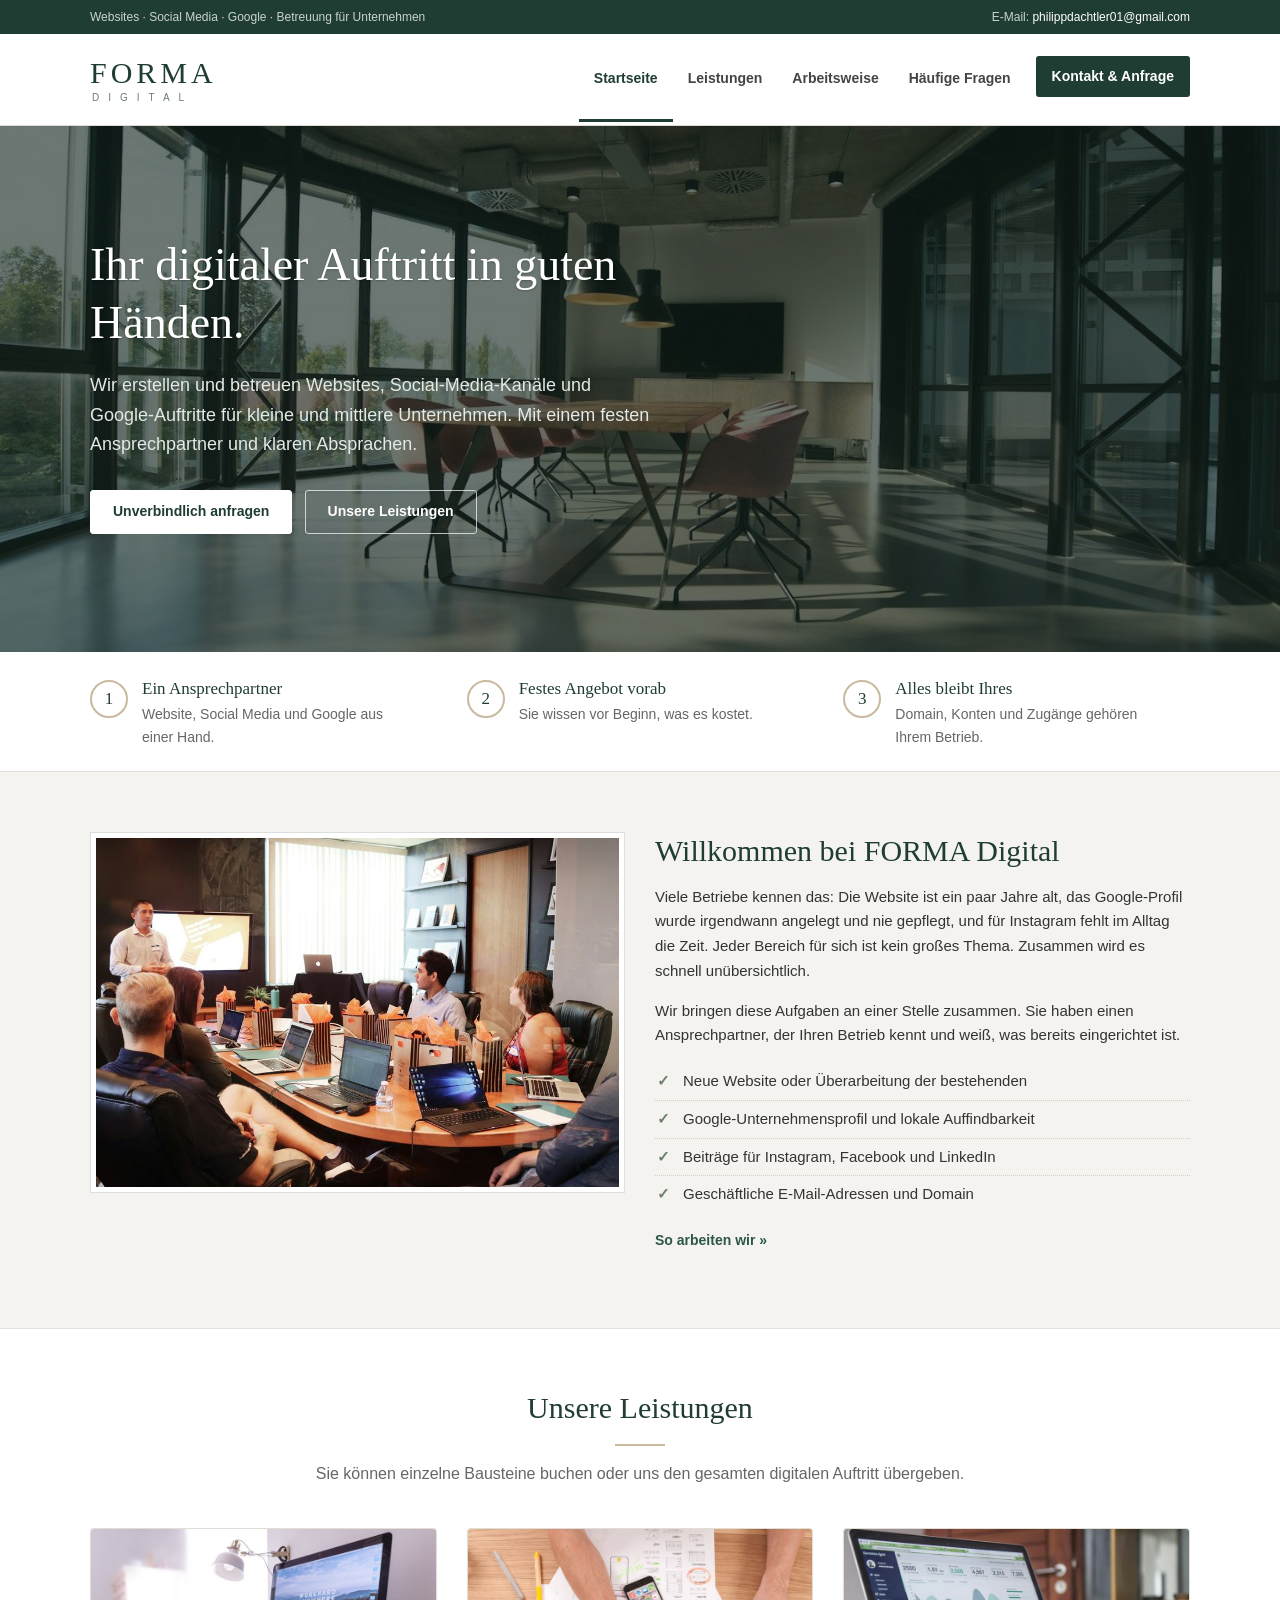
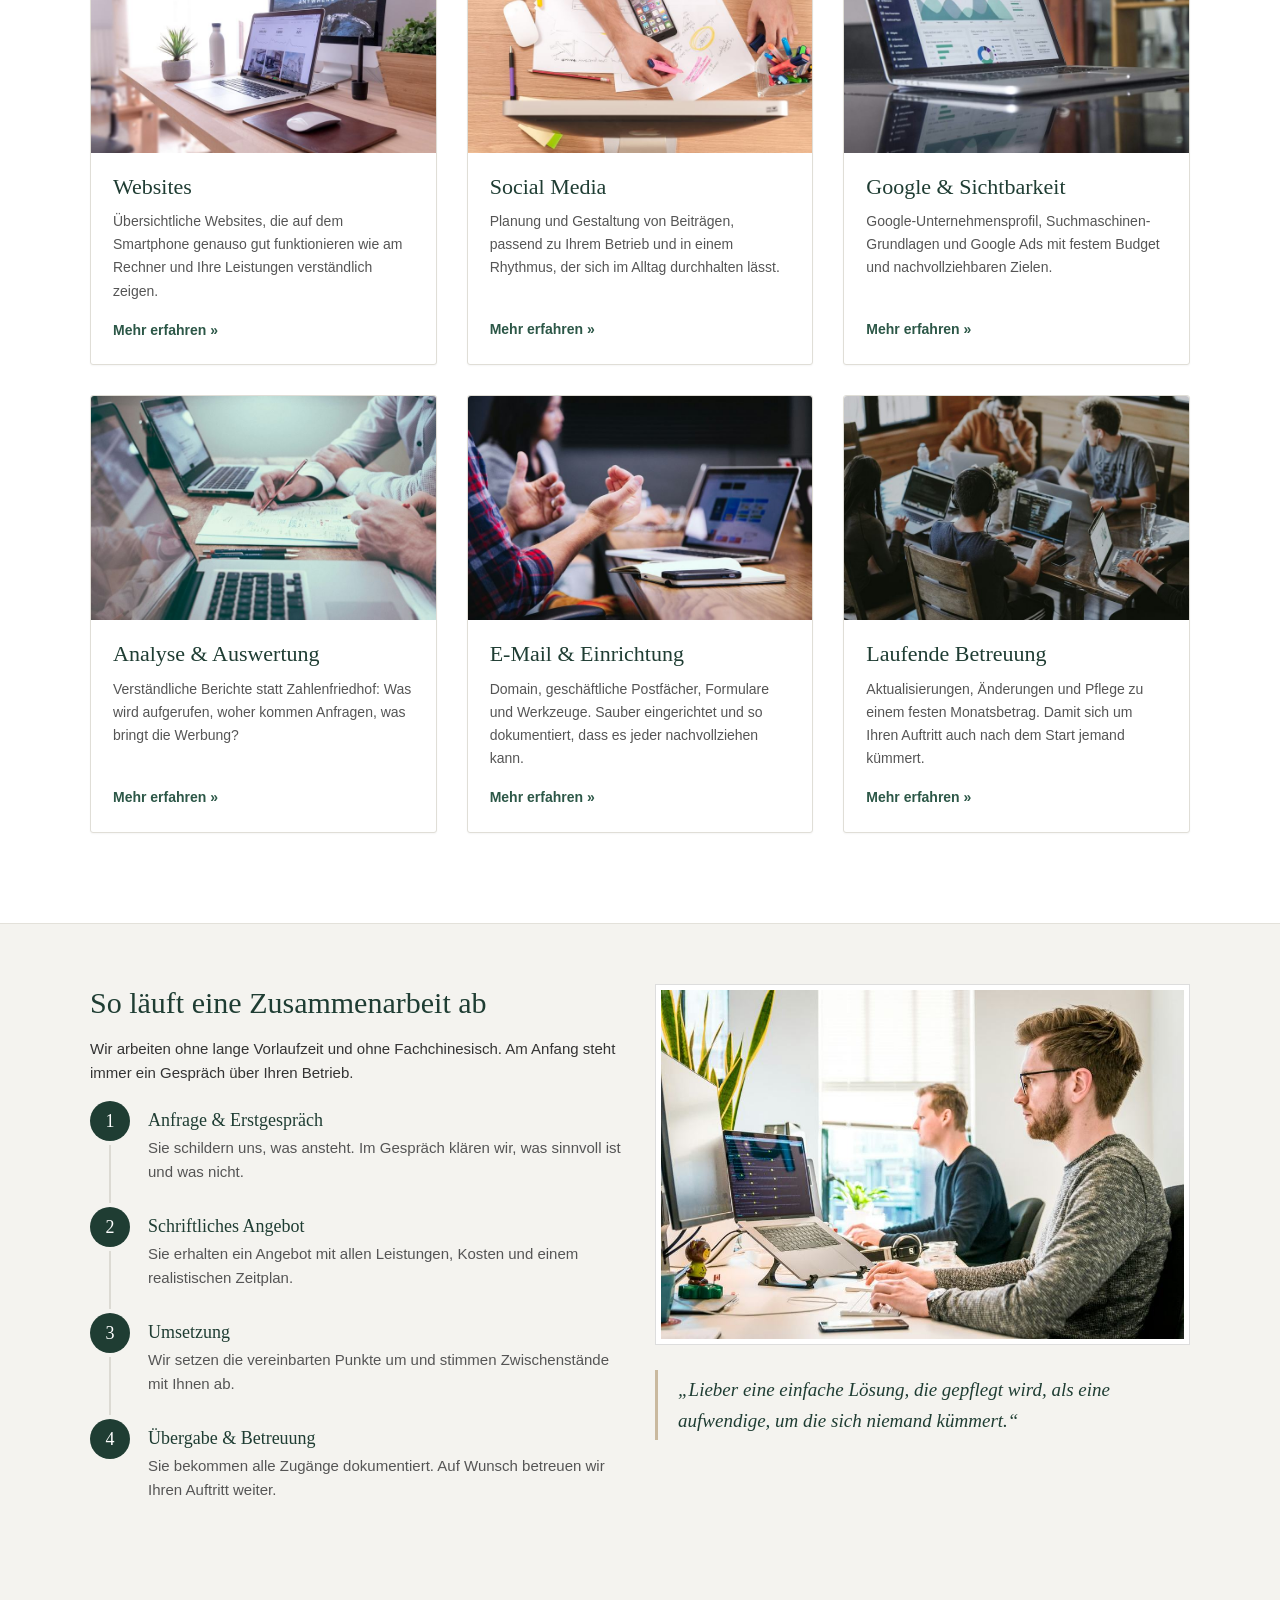
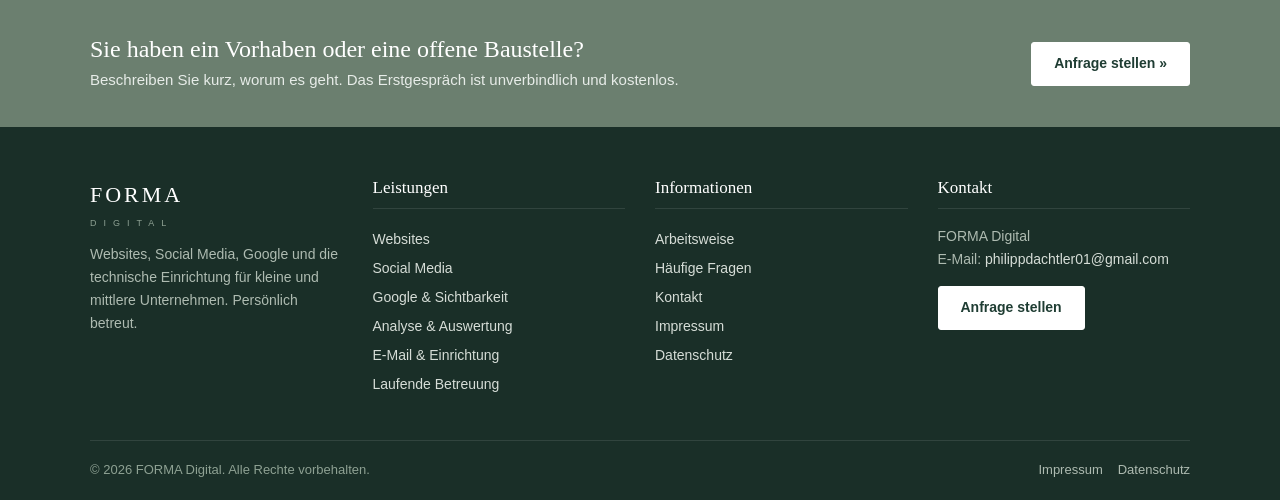
<file: index.html>
<!DOCTYPE html>
<html lang="de">
<head>
	<meta charset="utf-8">
	<meta http-equiv="X-UA-Compatible" content="IE=edge">
	<meta name="viewport" content="width=device-width, initial-scale=1">
	<title>FORMA Digital – Websites, Social Media und Google für Unternehmen</title>
	<meta name="description" content="FORMA Digital erstellt und betreut Websites, Social-Media-Auftritte, Google-Profile und Werbeanzeigen für kleine und mittlere Unternehmen.">
	<meta name="robots" content="index,follow">
	<meta name="theme-color" content="#1f3d33">
	<link rel="icon" href="favicon.svg" type="image/svg+xml">
	<link rel="stylesheet" href="css/style.css">
</head>
<body>

<a class="skip-link" href="#inhalt">Zum Inhalt springen</a>

<div class="topbar">
	<div class="container clearfix">
		<div class="links">Websites &middot; Social Media &middot; Google &middot; Betreuung für Unternehmen</div>
		<div class="rechts">E-Mail: <a href="mailto:philippdachtler01@gmail.com">philippdachtler01@gmail.com</a></div>
	</div>
</div>

<header class="kopf">
	<div class="container clearfix">
		<a class="logo" href="index.html" title="Zur Startseite"><strong>FORMA</strong><span>DIGITAL</span></a>
		<button class="menue-knopf" id="menueKnopf" type="button" aria-expanded="false" aria-controls="hauptnav"><span class="balken"></span>Menü</button>
		<nav class="hauptnav" id="hauptnav" aria-label="Hauptnavigation">
			<ul>
				<li class="aktiv"><a href="index.html">Startseite</a></li>
				<li><a href="leistungen.html">Leistungen</a></li>
				<li><a href="arbeitsweise.html">Arbeitsweise</a></li>
				<li><a href="fragen.html">Häufige Fragen</a></li>
				<li class="nav-anfrage"><a href="kontakt.html">Kontakt &amp; Anfrage</a></li>
			</ul>
		</nav>
	</div>
</header>

<main id="inhalt">

<div class="banner">
	<div class="container">
		<h1>Ihr digitaler Auftritt in guten Händen.</h1>
		<p>Wir erstellen und betreuen Websites, Social-Media-Kanäle und Google-Auftritte für kleine und mittlere Unternehmen. Mit einem festen Ansprechpartner und klaren Absprachen.</p>
		<a class="btn btn-hell" href="kontakt.html">Unverbindlich anfragen</a>
		<a class="btn btn-rahmen" href="leistungen.html">Unsere Leistungen</a>
	</div>
</div>

<div class="leiste">
	<div class="container">
		<div class="zeile">
			<div class="spalte-4">
				<div class="punkt clearfix">
					<div class="nr">1</div>
					<div class="text">
						<h4>Ein Ansprechpartner</h4>
						<p>Website, Social Media und Google aus einer Hand.</p>
					</div>
				</div>
			</div>
			<div class="spalte-4">
				<div class="punkt clearfix">
					<div class="nr">2</div>
					<div class="text">
						<h4>Festes Angebot vorab</h4>
						<p>Sie wissen vor Beginn, was es kostet.</p>
					</div>
				</div>
			</div>
			<div class="spalte-4">
				<div class="punkt clearfix">
					<div class="nr">3</div>
					<div class="text">
						<h4>Alles bleibt Ihres</h4>
						<p>Domain, Konten und Zugänge gehören Ihrem Betrieb.</p>
					</div>
				</div>
			</div>
		</div>
	</div>
</div>

<div class="bereich">
	<div class="container">
		<div class="zeile">
			<div class="spalte-6">
				<div class="textbild"><img src="img/besprechung.jpg" alt="Besprechung am Tisch mit Laptop und Unterlagen" width="900" height="600"></div>
			</div>
			<div class="spalte-6">
				<h2>Willkommen bei FORMA Digital</h2>
				<p>Viele Betriebe kennen das: Die Website ist ein paar Jahre alt, das Google-Profil wurde irgendwann angelegt und nie gepflegt, und für Instagram fehlt im Alltag die Zeit. Jeder Bereich für sich ist kein großes Thema. Zusammen wird es schnell unübersichtlich.</p>
				<p>Wir bringen diese Aufgaben an einer Stelle zusammen. Sie haben einen Ansprechpartner, der Ihren Betrieb kennt und weiß, was bereits eingerichtet ist.</p>
				<ul class="haken">
					<li>Neue Website oder Überarbeitung der bestehenden</li>
					<li>Google-Unternehmensprofil und lokale Auffindbarkeit</li>
					<li>Beiträge für Instagram, Facebook und LinkedIn</li>
					<li>Geschäftliche E-Mail-Adressen und Domain</li>
				</ul>
				<p><a class="mehr" href="arbeitsweise.html">So arbeiten wir</a></p>
			</div>
		</div>
	</div>
</div>

<div class="bereich bereich-weiss">
	<div class="container">
		<div class="bereich-titel">
			<h2>Unsere Leistungen</h2>
			<p>Sie können einzelne Bausteine buchen oder uns den gesamten digitalen Auftritt übergeben.</p>
		</div>
		<div class="zeile">
			<div class="spalte-4">
				<div class="kasten">
					<a class="bild" href="leistungen.html#websites"><img src="img/leistung-websites.jpg" alt="Arbeitsplatz mit Bildschirm und Laptop" width="800" height="520"></a>
					<div class="inhalt">
						<h3><a href="leistungen.html#websites">Websites</a></h3>
						<p class="gleich">Übersichtliche Websites, die auf dem Smartphone genauso gut funktionieren wie am Rechner und Ihre Leistungen verständlich zeigen.</p>
						<a class="mehr" href="leistungen.html#websites">Mehr erfahren</a>
					</div>
				</div>
			</div>
			<div class="spalte-4">
				<div class="kasten">
					<a class="bild" href="leistungen.html#social-media"><img src="img/leistung-social-media.jpg" alt="Skizzen und Smartphone auf einem Schreibtisch" width="800" height="520"></a>
					<div class="inhalt">
						<h3><a href="leistungen.html#social-media">Social Media</a></h3>
						<p class="gleich">Planung und Gestaltung von Beiträgen, passend zu Ihrem Betrieb und in einem Rhythmus, der sich im Alltag durchhalten lässt.</p>
						<a class="mehr" href="leistungen.html#social-media">Mehr erfahren</a>
					</div>
				</div>
			</div>
			<div class="spalte-4">
				<div class="kasten">
					<a class="bild" href="leistungen.html#google"><img src="img/leistung-google.jpg" alt="Laptop mit Auswertungen auf dem Bildschirm" width="800" height="520"></a>
					<div class="inhalt">
						<h3><a href="leistungen.html#google">Google &amp; Sichtbarkeit</a></h3>
						<p class="gleich">Google-Unternehmensprofil, Suchmaschinen-Grundlagen und Google Ads mit festem Budget und nachvollziehbaren Zielen.</p>
						<a class="mehr" href="leistungen.html#google">Mehr erfahren</a>
					</div>
				</div>
			</div>
		</div>
		<div class="zeile">
			<div class="spalte-4">
				<div class="kasten">
					<a class="bild" href="leistungen.html#analyse"><img src="img/leistung-analyse.jpg" alt="Zwei Personen besprechen Unterlagen am Laptop" width="800" height="520"></a>
					<div class="inhalt">
						<h3><a href="leistungen.html#analyse">Analyse &amp; Auswertung</a></h3>
						<p class="gleich">Verständliche Berichte statt Zahlenfriedhof: Was wird aufgerufen, woher kommen Anfragen, was bringt die Werbung?</p>
						<a class="mehr" href="leistungen.html#analyse">Mehr erfahren</a>
					</div>
				</div>
			</div>
			<div class="spalte-4">
				<div class="kasten">
					<a class="bild" href="leistungen.html#einrichtung"><img src="img/leistung-einrichtung.jpg" alt="Gespräch an einem Besprechungstisch" width="800" height="520"></a>
					<div class="inhalt">
						<h3><a href="leistungen.html#einrichtung">E-Mail &amp; Einrichtung</a></h3>
						<p class="gleich">Domain, geschäftliche Postfächer, Formulare und Werkzeuge. Sauber eingerichtet und so dokumentiert, dass es jeder nachvollziehen kann.</p>
						<a class="mehr" href="leistungen.html#einrichtung">Mehr erfahren</a>
					</div>
				</div>
			</div>
			<div class="spalte-4">
				<div class="kasten">
					<a class="bild" href="leistungen.html#betreuung"><img src="img/leistung-betreuung.jpg" alt="Team arbeitet gemeinsam an Laptops" width="800" height="520"></a>
					<div class="inhalt">
						<h3><a href="leistungen.html#betreuung">Laufende Betreuung</a></h3>
						<p class="gleich">Aktualisierungen, Änderungen und Pflege zu einem festen Monatsbetrag. Damit sich um Ihren Auftritt auch nach dem Start jemand kümmert.</p>
						<a class="mehr" href="leistungen.html#betreuung">Mehr erfahren</a>
					</div>
				</div>
			</div>
		</div>
	</div>
</div>

<div class="bereich">
	<div class="container">
		<div class="zeile">
			<div class="spalte-6">
				<h2>So läuft eine Zusammenarbeit ab</h2>
				<p>Wir arbeiten ohne lange Vorlaufzeit und ohne Fachchinesisch. Am Anfang steht immer ein Gespräch über Ihren Betrieb.</p>
				<ol class="schritte">
					<li>
						<h4>Anfrage &amp; Erstgespräch</h4>
						<p>Sie schildern uns, was ansteht. Im Gespräch klären wir, was sinnvoll ist und was nicht.</p>
					</li>
					<li>
						<h4>Schriftliches Angebot</h4>
						<p>Sie erhalten ein Angebot mit allen Leistungen, Kosten und einem realistischen Zeitplan.</p>
					</li>
					<li>
						<h4>Umsetzung</h4>
						<p>Wir setzen die vereinbarten Punkte um und stimmen Zwischenstände mit Ihnen ab.</p>
					</li>
					<li>
						<h4>Übergabe &amp; Betreuung</h4>
						<p>Sie bekommen alle Zugänge dokumentiert. Auf Wunsch betreuen wir Ihren Auftritt weiter.</p>
					</li>
				</ol>
			</div>
			<div class="spalte-6">
				<div class="textbild"><img src="img/arbeitsplatz.jpg" alt="Zwei Personen arbeiten an Bildschirmen im Büro" width="900" height="600"></div>
				<p class="grundsatz">„Lieber eine einfache Lösung, die gepflegt wird, als eine aufwendige, um die sich niemand kümmert.“</p>
			</div>
		</div>
	</div>
</div>

<div class="aufruf">
	<div class="container clearfix">
		<div class="text">
			<h3>Sie haben ein Vorhaben oder eine offene Baustelle?</h3>
			<p>Beschreiben Sie kurz, worum es geht. Das Erstgespräch ist unverbindlich und kostenlos.</p>
		</div>
		<div class="knopf"><a class="btn btn-hell" href="kontakt.html">Anfrage stellen &raquo;</a></div>
	</div>
</div>
</main>

<footer class="fuss">
	<div class="container">
		<div class="zeile">
			<div class="spalte-3">
				<a class="fuss-logo" href="index.html">FORMA<small>DIGITAL</small></a>
				<p>Websites, Social Media, Google und die technische Einrichtung für kleine und mittlere Unternehmen. Persönlich betreut.</p>
			</div>
			<div class="spalte-3">
				<h4>Leistungen</h4>
				<ul>
					<li><a href="leistungen.html#websites">Websites</a></li>
					<li><a href="leistungen.html#social-media">Social Media</a></li>
					<li><a href="leistungen.html#google">Google &amp; Sichtbarkeit</a></li>
					<li><a href="leistungen.html#analyse">Analyse &amp; Auswertung</a></li>
					<li><a href="leistungen.html#einrichtung">E-Mail &amp; Einrichtung</a></li>
					<li><a href="leistungen.html#betreuung">Laufende Betreuung</a></li>
				</ul>
			</div>
			<div class="spalte-3">
				<h4>Informationen</h4>
				<ul>
					<li><a href="arbeitsweise.html">Arbeitsweise</a></li>
					<li><a href="fragen.html">Häufige Fragen</a></li>
					<li><a href="kontakt.html">Kontakt</a></li>
					<li><a href="impressum.html">Impressum</a></li>
					<li><a href="datenschutz.html">Datenschutz</a></li>
				</ul>
			</div>
			<div class="spalte-3">
				<h4>Kontakt</h4>
				<p>FORMA Digital<br>
				E-Mail: <a href="mailto:philippdachtler01@gmail.com">philippdachtler01@gmail.com</a></p>
				<p><a class="btn btn-hell" href="kontakt.html">Anfrage stellen</a></p>
			</div>
		</div>
		<div class="fuss-unten clearfix">
			<div class="links">&copy; <span id="jahr">2026</span> FORMA Digital. Alle Rechte vorbehalten.</div>
			<div class="rechts"><a href="impressum.html">Impressum</a><a href="datenschutz.html">Datenschutz</a></div>
		</div>
	</div>
</footer>

<a class="nach-oben" id="nachOben" href="#inhalt" title="Nach oben" aria-label="Nach oben">&uarr;</a>

<script src="js/main.js"></script>
</body>
</html>
</file>
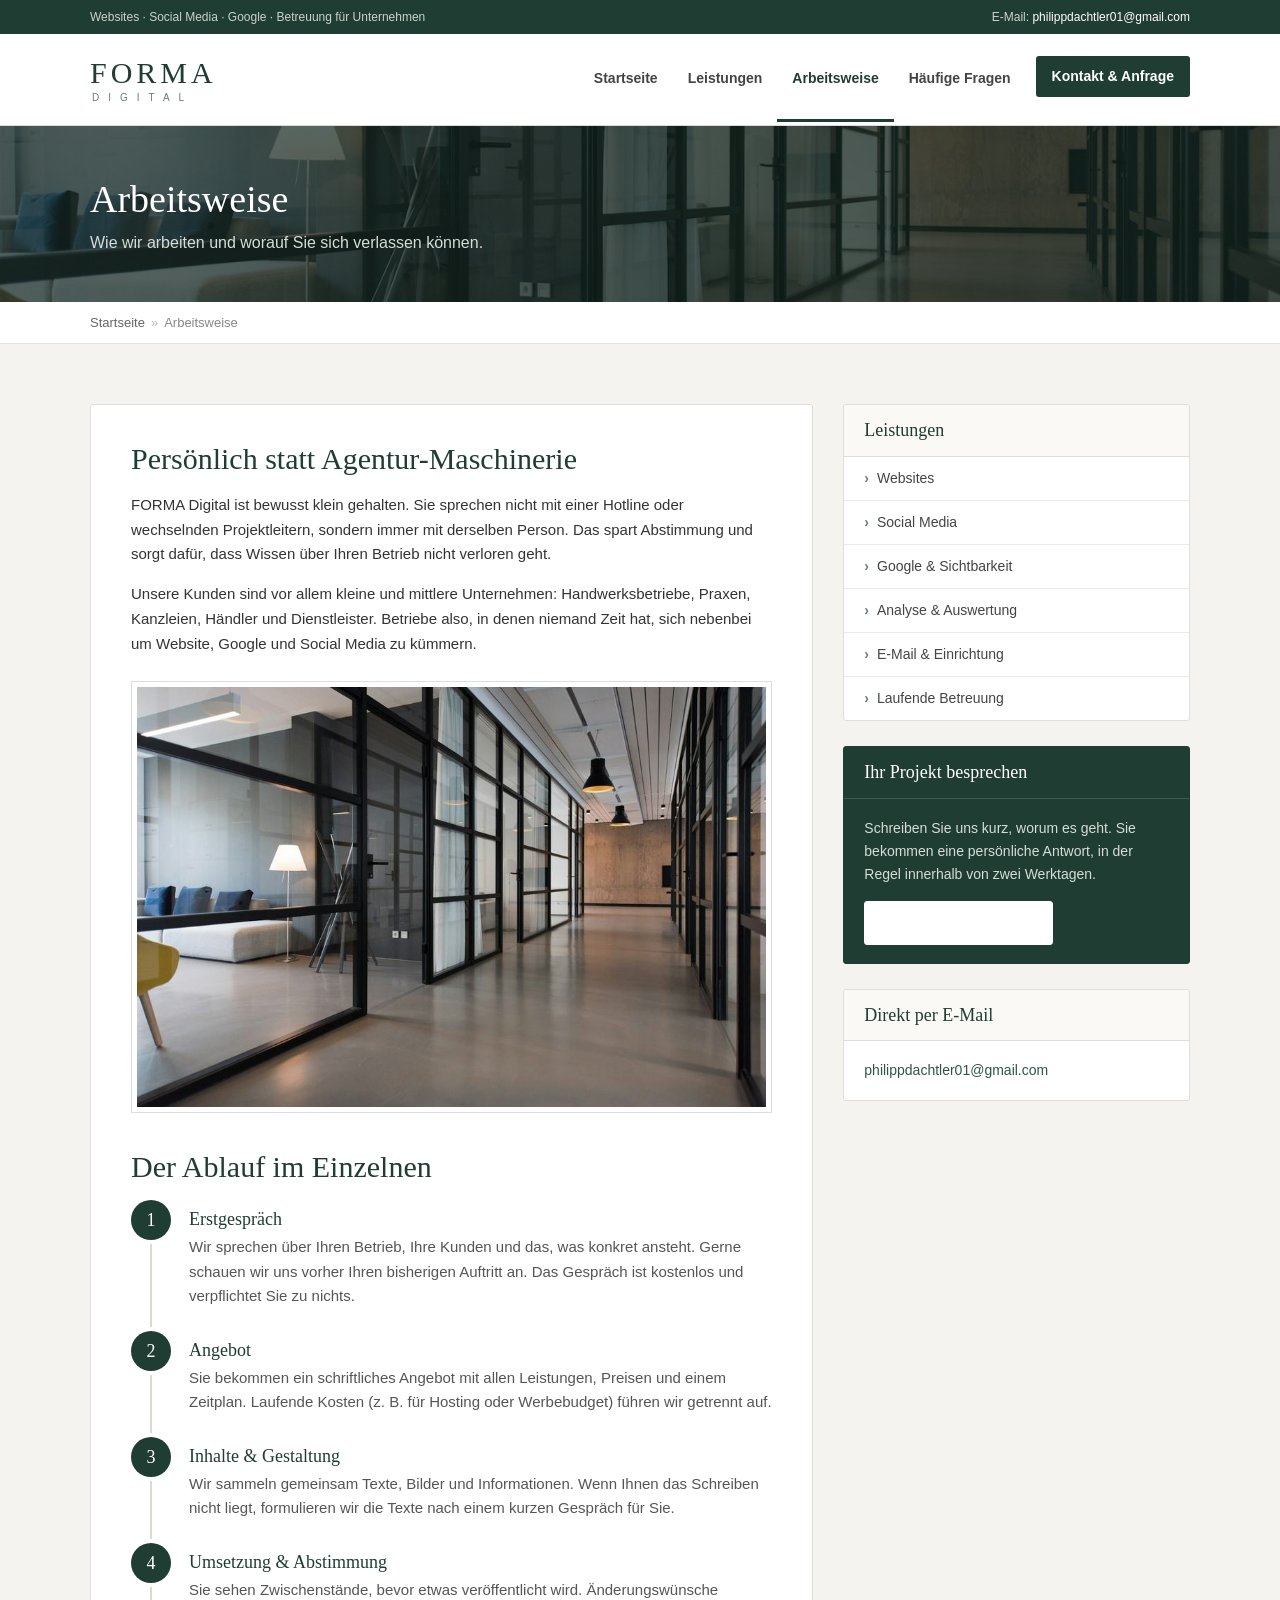
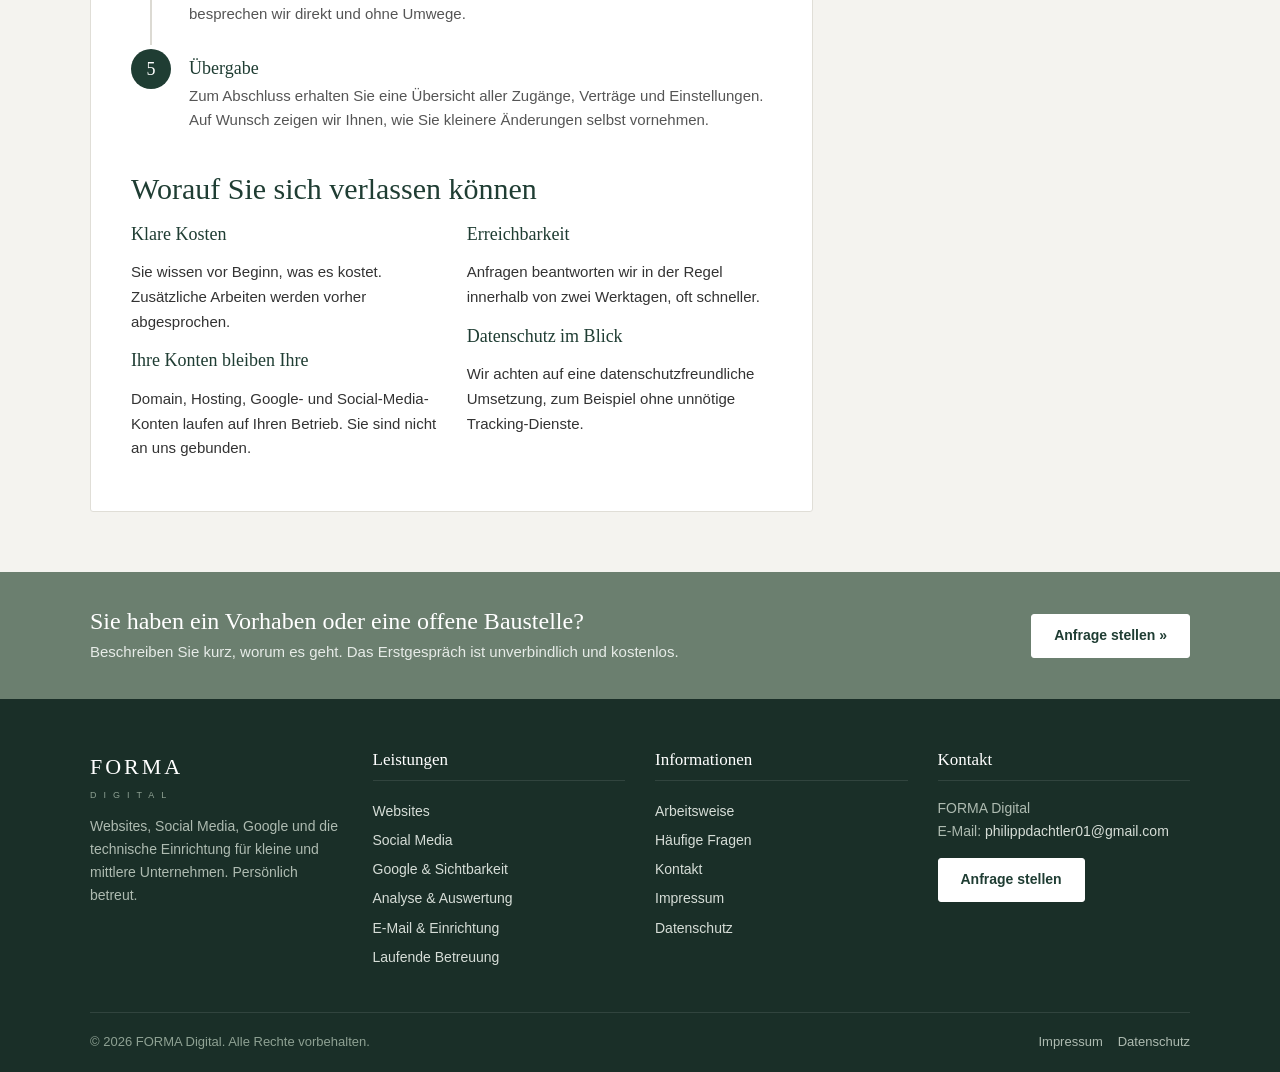
<file: arbeitsweise.html>
<!DOCTYPE html>
<html lang="de">
<head>
	<meta charset="utf-8">
	<meta http-equiv="X-UA-Compatible" content="IE=edge">
	<meta name="viewport" content="width=device-width, initial-scale=1">
	<title>Arbeitsweise – FORMA Digital</title>
	<meta name="description" content="So arbeitet FORMA Digital: persönliches Erstgespräch, schriftliches Angebot, saubere Umsetzung und dokumentierte Übergabe.">
	<meta name="robots" content="index,follow">
	<meta name="theme-color" content="#1f3d33">
	<link rel="icon" href="favicon.svg" type="image/svg+xml">
	<link rel="stylesheet" href="css/style.css">
</head>
<body>

<a class="skip-link" href="#inhalt">Zum Inhalt springen</a>

<div class="topbar">
	<div class="container clearfix">
		<div class="links">Websites &middot; Social Media &middot; Google &middot; Betreuung für Unternehmen</div>
		<div class="rechts">E-Mail: <a href="mailto:philippdachtler01@gmail.com">philippdachtler01@gmail.com</a></div>
	</div>
</div>

<header class="kopf">
	<div class="container clearfix">
		<a class="logo" href="index.html" title="Zur Startseite"><strong>FORMA</strong><span>DIGITAL</span></a>
		<button class="menue-knopf" id="menueKnopf" type="button" aria-expanded="false" aria-controls="hauptnav"><span class="balken"></span>Menü</button>
		<nav class="hauptnav" id="hauptnav" aria-label="Hauptnavigation">
			<ul>
				<li><a href="index.html">Startseite</a></li>
				<li><a href="leistungen.html">Leistungen</a></li>
				<li class="aktiv"><a href="arbeitsweise.html">Arbeitsweise</a></li>
				<li><a href="fragen.html">Häufige Fragen</a></li>
				<li class="nav-anfrage"><a href="kontakt.html">Kontakt &amp; Anfrage</a></li>
			</ul>
		</nav>
	</div>
</header>

<main id="inhalt">

<div class="seitentitel flur">
	<div class="container">
		<h1>Arbeitsweise</h1>
		<p>Wie wir arbeiten und worauf Sie sich verlassen können.</p>
	</div>
</div>
<div class="brotkrumen">
	<div class="container"><a href="index.html">Startseite</a><span class="trenner">&raquo;</span>Arbeitsweise</div>
</div>

<div class="bereich">
	<div class="container">
		<div class="zeile">
			<div class="spalte-8">
				<div class="inhaltsbox">
					<h2>Persönlich statt Agentur-Maschinerie</h2>
					<p>FORMA Digital ist bewusst klein gehalten. Sie sprechen nicht mit einer Hotline oder wechselnden Projektleitern, sondern immer mit derselben Person. Das spart Abstimmung und sorgt dafür, dass Wissen über Ihren Betrieb nicht verloren geht.</p>
					<p>Unsere Kunden sind vor allem kleine und mittlere Unternehmen: Handwerksbetriebe, Praxen, Kanzleien, Händler und Dienstleister. Betriebe also, in denen niemand Zeit hat, sich nebenbei um Website, Google und Social Media zu kümmern.</p>
					<p><img src="img/ueber-uns-buero.jpg" alt="Helles Büro mit Glaswänden" width="900" height="600" style="border:1px solid #ddd;padding:5px;background:#fff;margin:10px 0 5px;"></p>

					<h2 style="margin-top:30px;">Der Ablauf im Einzelnen</h2>
					<ol class="schritte">
						<li>
							<h4>Erstgespräch</h4>
							<p>Wir sprechen über Ihren Betrieb, Ihre Kunden und das, was konkret ansteht. Gerne schauen wir uns vorher Ihren bisherigen Auftritt an. Das Gespräch ist kostenlos und verpflichtet Sie zu nichts.</p>
						</li>
						<li>
							<h4>Angebot</h4>
							<p>Sie bekommen ein schriftliches Angebot mit allen Leistungen, Preisen und einem Zeitplan. Laufende Kosten (z. B. für Hosting oder Werbebudget) führen wir getrennt auf.</p>
						</li>
						<li>
							<h4>Inhalte &amp; Gestaltung</h4>
							<p>Wir sammeln gemeinsam Texte, Bilder und Informationen. Wenn Ihnen das Schreiben nicht liegt, formulieren wir die Texte nach einem kurzen Gespräch für Sie.</p>
						</li>
						<li>
							<h4>Umsetzung &amp; Abstimmung</h4>
							<p>Sie sehen Zwischenstände, bevor etwas veröffentlicht wird. Änderungswünsche besprechen wir direkt und ohne Umwege.</p>
						</li>
						<li>
							<h4>Übergabe</h4>
							<p>Zum Abschluss erhalten Sie eine Übersicht aller Zugänge, Verträge und Einstellungen. Auf Wunsch zeigen wir Ihnen, wie Sie kleinere Änderungen selbst vornehmen.</p>
						</li>
					</ol>

					<h2 style="margin-top:10px;">Worauf Sie sich verlassen können</h2>
					<div class="zeile">
						<div class="spalte-6">
							<h4>Klare Kosten</h4>
							<p>Sie wissen vor Beginn, was es kostet. Zusätzliche Arbeiten werden vorher abgesprochen.</p>
							<h4>Ihre Konten bleiben Ihre</h4>
							<p>Domain, Hosting, Google- und Social-Media-Konten laufen auf Ihren Betrieb. Sie sind nicht an uns gebunden.</p>
						</div>
						<div class="spalte-6">
							<h4>Erreichbarkeit</h4>
							<p>Anfragen beantworten wir in der Regel innerhalb von zwei Werktagen, oft schneller.</p>
							<h4>Datenschutz im Blick</h4>
							<p>Wir achten auf eine datenschutzfreundliche Umsetzung, zum Beispiel ohne unnötige Tracking-Dienste.</p>
						</div>
					</div>
				</div>
			</div>
			<div class="spalte-4">

				<aside class="seitenleiste">
					<div class="modul">
						<h3>Leistungen</h3>
						<ul class="linkliste">
							<li><a href="leistungen.html#websites">Websites</a></li>
							<li><a href="leistungen.html#social-media">Social Media</a></li>
							<li><a href="leistungen.html#google">Google &amp; Sichtbarkeit</a></li>
							<li><a href="leistungen.html#analyse">Analyse &amp; Auswertung</a></li>
							<li><a href="leistungen.html#einrichtung">E-Mail &amp; Einrichtung</a></li>
							<li><a href="leistungen.html#betreuung">Laufende Betreuung</a></li>
						</ul>
					</div>
					<div class="modul modul-dunkel">
						<h3>Ihr Projekt besprechen</h3>
						<div class="modul-inhalt">
							<p>Schreiben Sie uns kurz, worum es geht. Sie bekommen eine persönliche Antwort, in der Regel innerhalb von zwei Werktagen.</p>
							<p><a class="btn btn-hell" href="kontakt.html">Zum Kontaktformular</a></p>
						</div>
					</div>
					<div class="modul">
						<h3>Direkt per E-Mail</h3>
						<div class="modul-inhalt">
							<p><a href="mailto:philippdachtler01@gmail.com">philippdachtler01@gmail.com</a></p>
						</div>
					</div>
				</aside>

			</div>
		</div>
	</div>
</div>

<div class="aufruf">
	<div class="container clearfix">
		<div class="text">
			<h3>Sie haben ein Vorhaben oder eine offene Baustelle?</h3>
			<p>Beschreiben Sie kurz, worum es geht. Das Erstgespräch ist unverbindlich und kostenlos.</p>
		</div>
		<div class="knopf"><a class="btn btn-hell" href="kontakt.html">Anfrage stellen &raquo;</a></div>
	</div>
</div>
</main>

<footer class="fuss">
	<div class="container">
		<div class="zeile">
			<div class="spalte-3">
				<a class="fuss-logo" href="index.html">FORMA<small>DIGITAL</small></a>
				<p>Websites, Social Media, Google und die technische Einrichtung für kleine und mittlere Unternehmen. Persönlich betreut.</p>
			</div>
			<div class="spalte-3">
				<h4>Leistungen</h4>
				<ul>
					<li><a href="leistungen.html#websites">Websites</a></li>
					<li><a href="leistungen.html#social-media">Social Media</a></li>
					<li><a href="leistungen.html#google">Google &amp; Sichtbarkeit</a></li>
					<li><a href="leistungen.html#analyse">Analyse &amp; Auswertung</a></li>
					<li><a href="leistungen.html#einrichtung">E-Mail &amp; Einrichtung</a></li>
					<li><a href="leistungen.html#betreuung">Laufende Betreuung</a></li>
				</ul>
			</div>
			<div class="spalte-3">
				<h4>Informationen</h4>
				<ul>
					<li><a href="arbeitsweise.html">Arbeitsweise</a></li>
					<li><a href="fragen.html">Häufige Fragen</a></li>
					<li><a href="kontakt.html">Kontakt</a></li>
					<li><a href="impressum.html">Impressum</a></li>
					<li><a href="datenschutz.html">Datenschutz</a></li>
				</ul>
			</div>
			<div class="spalte-3">
				<h4>Kontakt</h4>
				<p>FORMA Digital<br>
				E-Mail: <a href="mailto:philippdachtler01@gmail.com">philippdachtler01@gmail.com</a></p>
				<p><a class="btn btn-hell" href="kontakt.html">Anfrage stellen</a></p>
			</div>
		</div>
		<div class="fuss-unten clearfix">
			<div class="links">&copy; <span id="jahr">2026</span> FORMA Digital. Alle Rechte vorbehalten.</div>
			<div class="rechts"><a href="impressum.html">Impressum</a><a href="datenschutz.html">Datenschutz</a></div>
		</div>
	</div>
</footer>

<a class="nach-oben" id="nachOben" href="#inhalt" title="Nach oben" aria-label="Nach oben">&uarr;</a>

<script src="js/main.js"></script>
</body>
</html>
</file>
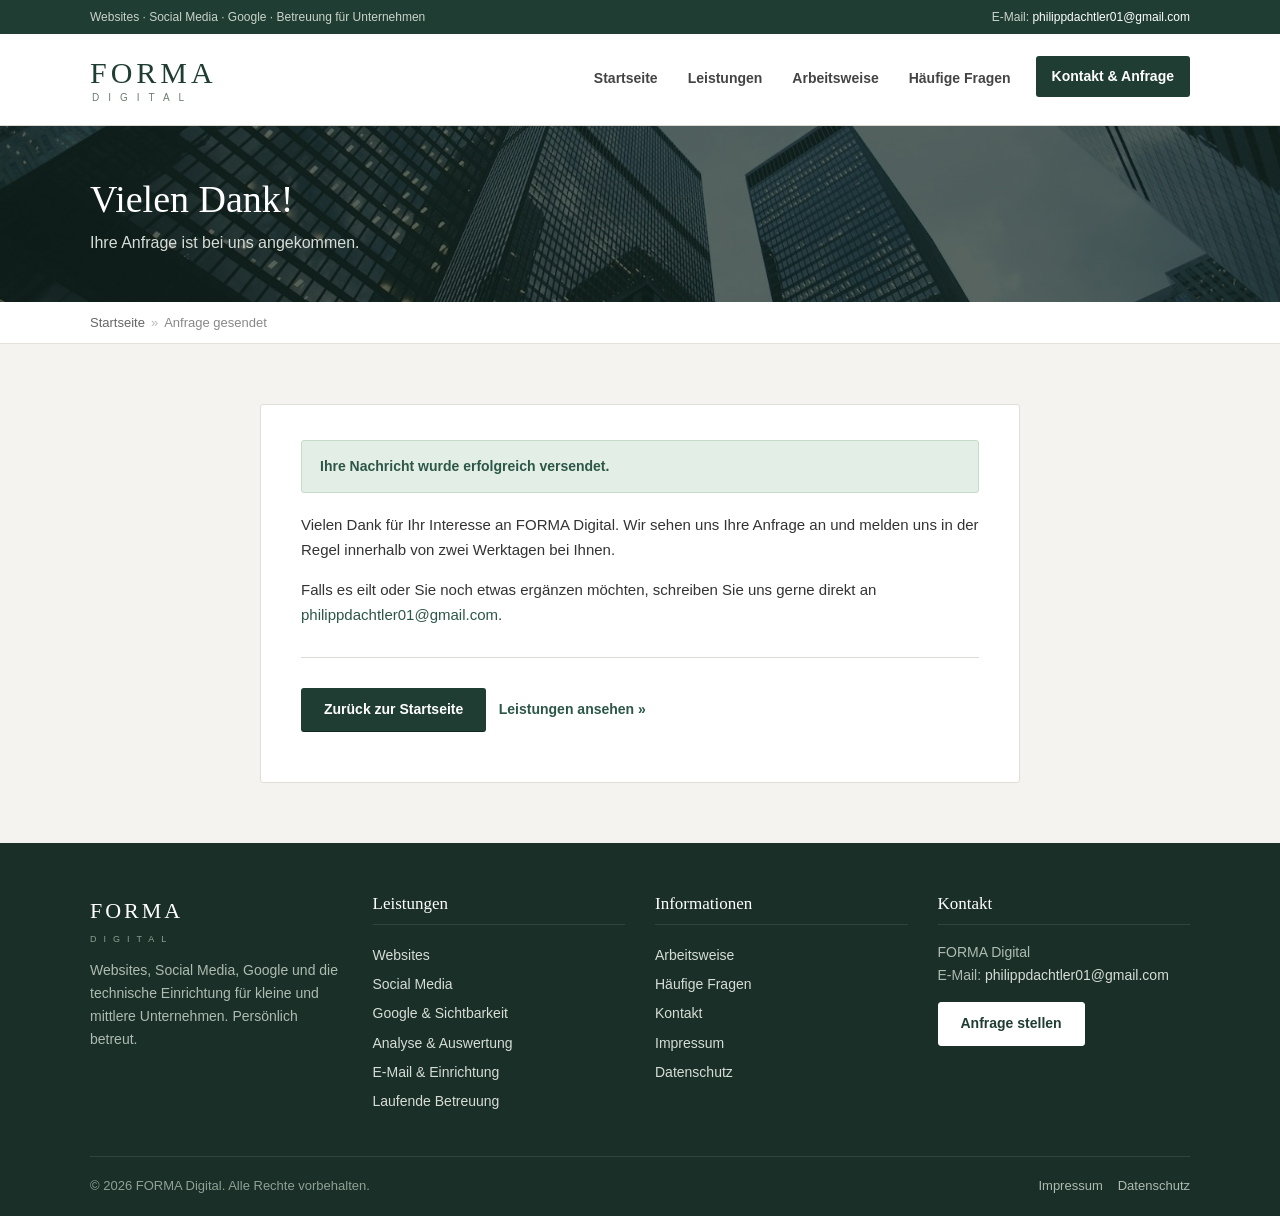
<file: danke.html>
<!DOCTYPE html>
<html lang="de">
<head>
	<meta charset="utf-8">
	<meta http-equiv="X-UA-Compatible" content="IE=edge">
	<meta name="viewport" content="width=device-width, initial-scale=1">
	<title>Vielen Dank für Ihre Anfrage – FORMA Digital</title>
	<meta name="description" content="Ihre Anfrage an FORMA Digital wurde versendet.">
	<meta name="robots" content="noindex,follow">
	<meta name="theme-color" content="#1f3d33">
	<link rel="icon" href="favicon.svg" type="image/svg+xml">
	<link rel="stylesheet" href="css/style.css">
</head>
<body>

<a class="skip-link" href="#inhalt">Zum Inhalt springen</a>

<div class="topbar">
	<div class="container clearfix">
		<div class="links">Websites &middot; Social Media &middot; Google &middot; Betreuung für Unternehmen</div>
		<div class="rechts">E-Mail: <a href="mailto:philippdachtler01@gmail.com">philippdachtler01@gmail.com</a></div>
	</div>
</div>

<header class="kopf">
	<div class="container clearfix">
		<a class="logo" href="index.html" title="Zur Startseite"><strong>FORMA</strong><span>DIGITAL</span></a>
		<button class="menue-knopf" id="menueKnopf" type="button" aria-expanded="false" aria-controls="hauptnav"><span class="balken"></span>Menü</button>
		<nav class="hauptnav" id="hauptnav" aria-label="Hauptnavigation">
			<ul>
				<li><a href="index.html">Startseite</a></li>
				<li><a href="leistungen.html">Leistungen</a></li>
				<li><a href="arbeitsweise.html">Arbeitsweise</a></li>
				<li><a href="fragen.html">Häufige Fragen</a></li>
				<li class="nav-anfrage"><a href="kontakt.html">Kontakt &amp; Anfrage</a></li>
			</ul>
		</nav>
	</div>
</header>

<main id="inhalt">

<div class="seitentitel">
	<div class="container">
		<h1>Vielen Dank!</h1>
		<p>Ihre Anfrage ist bei uns angekommen.</p>
	</div>
</div>
<div class="brotkrumen">
	<div class="container"><a href="index.html">Startseite</a><span class="trenner">&raquo;</span>Anfrage gesendet</div>
</div>

<div class="bereich">
	<div class="container">
		<div class="inhaltsbox" style="max-width:760px;margin:0 auto;">
			<div class="meldung meldung-ok"><strong>Ihre Nachricht wurde erfolgreich versendet.</strong></div>
			<p>Vielen Dank für Ihr Interesse an FORMA Digital. Wir sehen uns Ihre Anfrage an und melden uns in der Regel innerhalb von zwei Werktagen bei Ihnen.</p>
			<p>Falls es eilt oder Sie noch etwas ergänzen möchten, schreiben Sie uns gerne direkt an <a href="mailto:philippdachtler01@gmail.com">philippdachtler01@gmail.com</a>.</p>
			<hr>
			<p><a class="btn" href="index.html">Zurück zur Startseite</a> &nbsp; <a class="mehr" href="leistungen.html">Leistungen ansehen</a></p>
		</div>
	</div>
</div>
</main>

<footer class="fuss">
	<div class="container">
		<div class="zeile">
			<div class="spalte-3">
				<a class="fuss-logo" href="index.html">FORMA<small>DIGITAL</small></a>
				<p>Websites, Social Media, Google und die technische Einrichtung für kleine und mittlere Unternehmen. Persönlich betreut.</p>
			</div>
			<div class="spalte-3">
				<h4>Leistungen</h4>
				<ul>
					<li><a href="leistungen.html#websites">Websites</a></li>
					<li><a href="leistungen.html#social-media">Social Media</a></li>
					<li><a href="leistungen.html#google">Google &amp; Sichtbarkeit</a></li>
					<li><a href="leistungen.html#analyse">Analyse &amp; Auswertung</a></li>
					<li><a href="leistungen.html#einrichtung">E-Mail &amp; Einrichtung</a></li>
					<li><a href="leistungen.html#betreuung">Laufende Betreuung</a></li>
				</ul>
			</div>
			<div class="spalte-3">
				<h4>Informationen</h4>
				<ul>
					<li><a href="arbeitsweise.html">Arbeitsweise</a></li>
					<li><a href="fragen.html">Häufige Fragen</a></li>
					<li><a href="kontakt.html">Kontakt</a></li>
					<li><a href="impressum.html">Impressum</a></li>
					<li><a href="datenschutz.html">Datenschutz</a></li>
				</ul>
			</div>
			<div class="spalte-3">
				<h4>Kontakt</h4>
				<p>FORMA Digital<br>
				E-Mail: <a href="mailto:philippdachtler01@gmail.com">philippdachtler01@gmail.com</a></p>
				<p><a class="btn btn-hell" href="kontakt.html">Anfrage stellen</a></p>
			</div>
		</div>
		<div class="fuss-unten clearfix">
			<div class="links">&copy; <span id="jahr">2026</span> FORMA Digital. Alle Rechte vorbehalten.</div>
			<div class="rechts"><a href="impressum.html">Impressum</a><a href="datenschutz.html">Datenschutz</a></div>
		</div>
	</div>
</footer>

<a class="nach-oben" id="nachOben" href="#inhalt" title="Nach oben" aria-label="Nach oben">&uarr;</a>

<script src="js/main.js"></script>
</body>
</html>
</file>
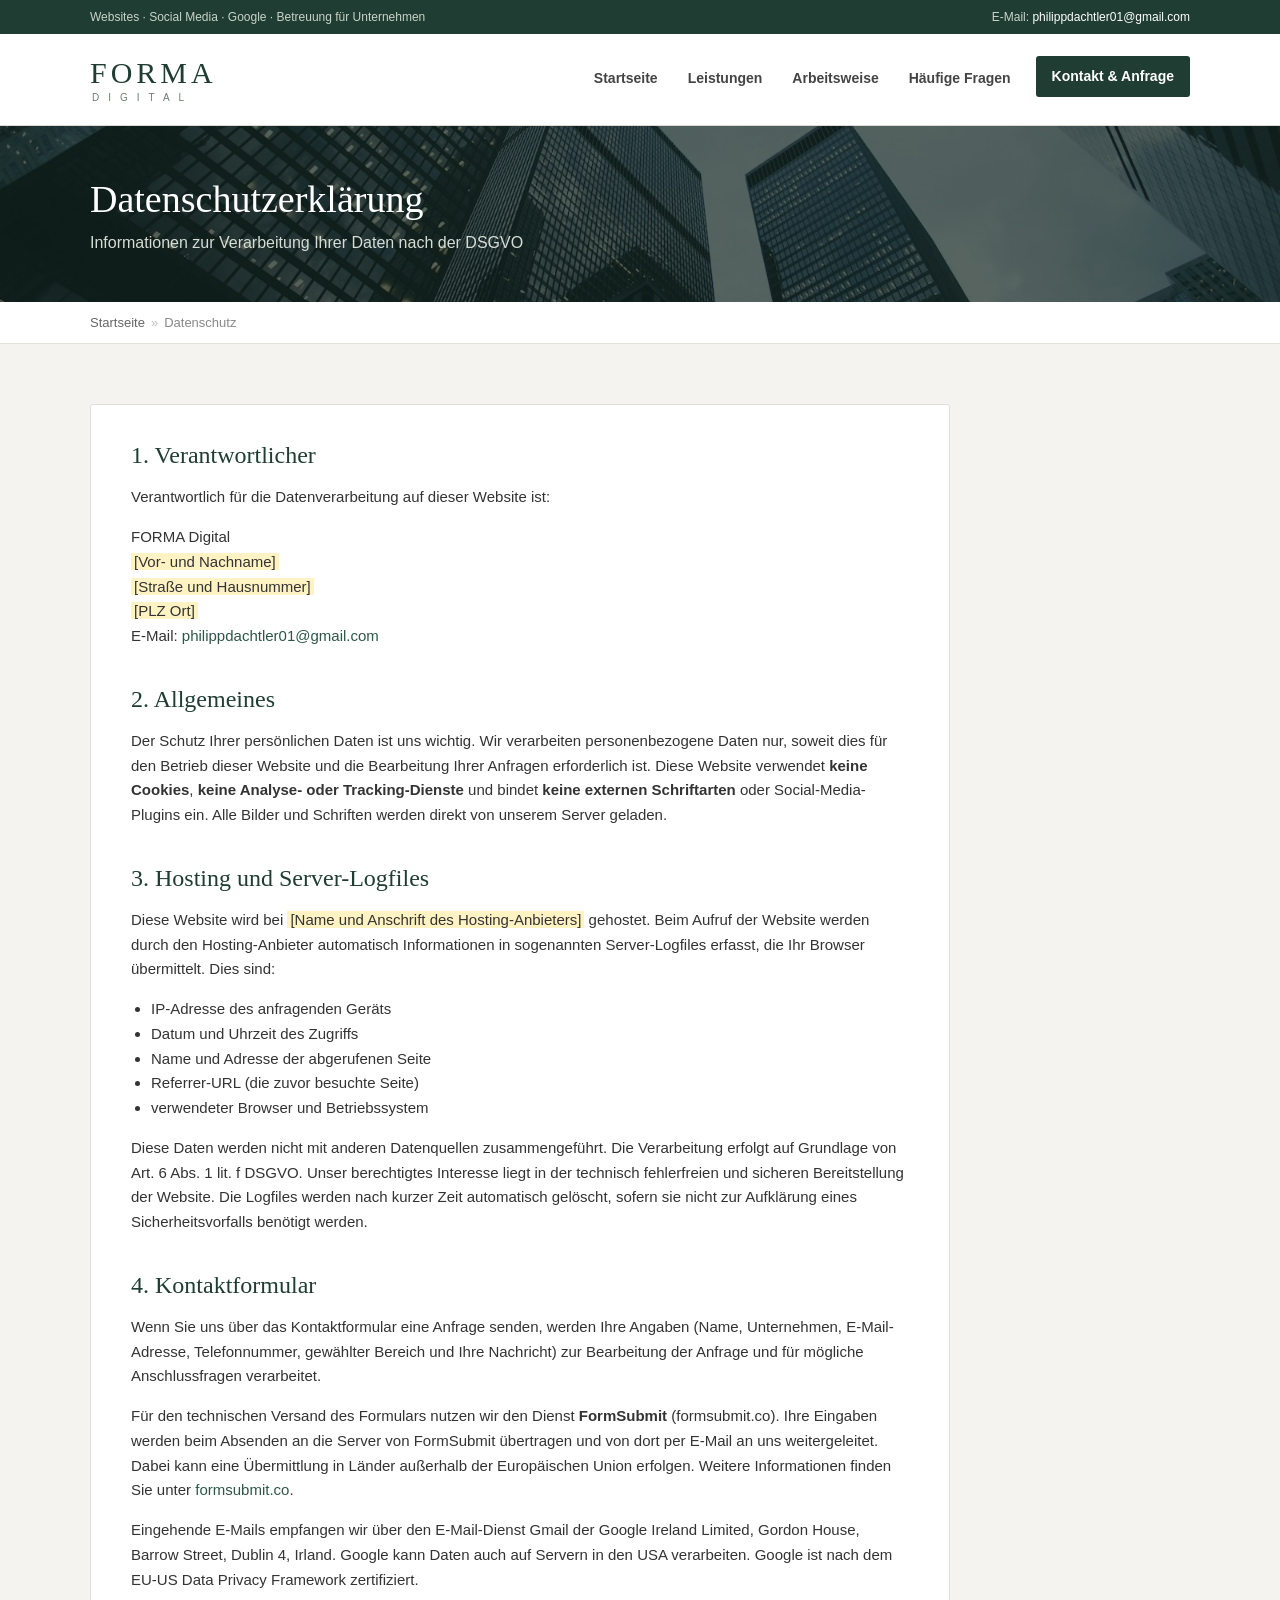
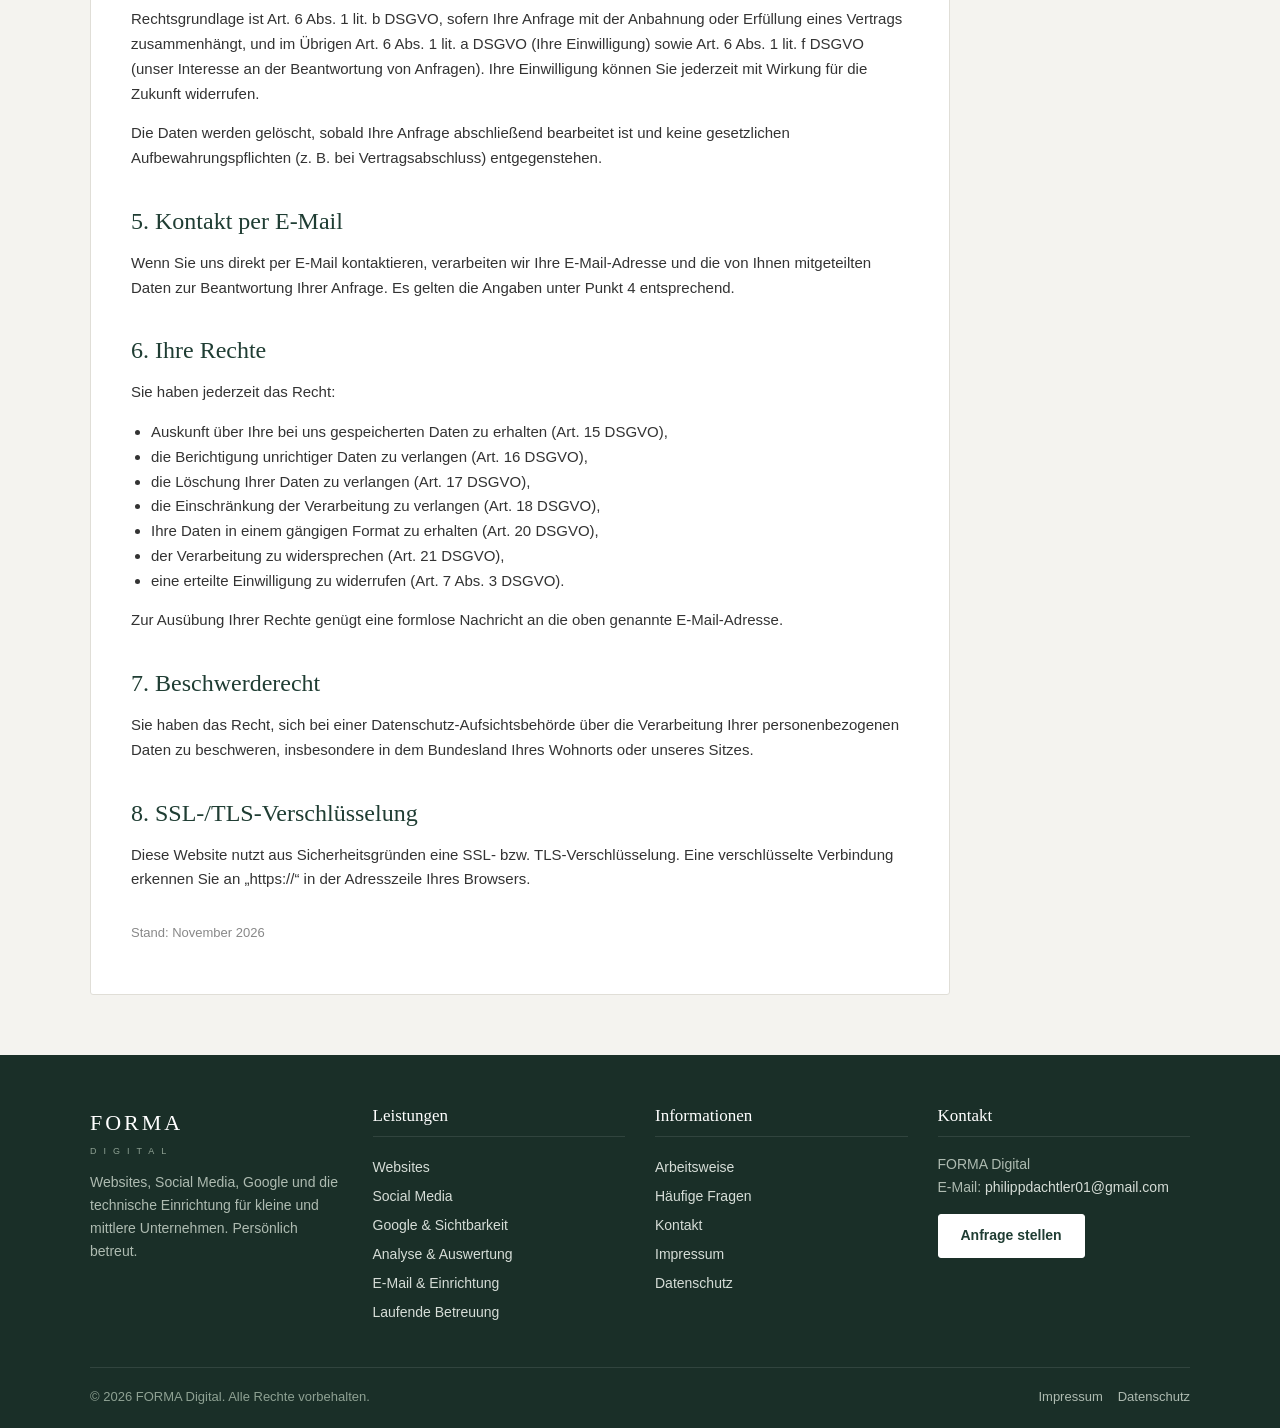
<file: datenschutz.html>
<!DOCTYPE html>
<html lang="de">
<head>
	<meta charset="utf-8">
	<meta http-equiv="X-UA-Compatible" content="IE=edge">
	<meta name="viewport" content="width=device-width, initial-scale=1">
	<title>Datenschutzerklärung – FORMA Digital</title>
	<meta name="description" content="Datenschutzerklärung von FORMA Digital.">
	<meta name="robots" content="noindex,follow">
	<meta name="theme-color" content="#1f3d33">
	<link rel="icon" href="favicon.svg" type="image/svg+xml">
	<link rel="stylesheet" href="css/style.css">
</head>
<body>

<a class="skip-link" href="#inhalt">Zum Inhalt springen</a>

<div class="topbar">
	<div class="container clearfix">
		<div class="links">Websites &middot; Social Media &middot; Google &middot; Betreuung für Unternehmen</div>
		<div class="rechts">E-Mail: <a href="mailto:philippdachtler01@gmail.com">philippdachtler01@gmail.com</a></div>
	</div>
</div>

<header class="kopf">
	<div class="container clearfix">
		<a class="logo" href="index.html" title="Zur Startseite"><strong>FORMA</strong><span>DIGITAL</span></a>
		<button class="menue-knopf" id="menueKnopf" type="button" aria-expanded="false" aria-controls="hauptnav"><span class="balken"></span>Menü</button>
		<nav class="hauptnav" id="hauptnav" aria-label="Hauptnavigation">
			<ul>
				<li><a href="index.html">Startseite</a></li>
				<li><a href="leistungen.html">Leistungen</a></li>
				<li><a href="arbeitsweise.html">Arbeitsweise</a></li>
				<li><a href="fragen.html">Häufige Fragen</a></li>
				<li class="nav-anfrage"><a href="kontakt.html">Kontakt &amp; Anfrage</a></li>
			</ul>
		</nav>
	</div>
</header>

<main id="inhalt">

<div class="seitentitel">
	<div class="container">
		<h1>Datenschutzerklärung</h1>
		<p>Informationen zur Verarbeitung Ihrer Daten nach der DSGVO</p>
	</div>
</div>
<div class="brotkrumen">
	<div class="container"><a href="index.html">Startseite</a><span class="trenner">&raquo;</span>Datenschutz</div>
</div>

<div class="bereich">
	<div class="container">
		<div class="inhaltsbox rechtstext" style="max-width:860px;">
			<h2>1. Verantwortlicher</h2>
			<p>Verantwortlich für die Datenverarbeitung auf dieser Website ist:</p>
			<p>FORMA Digital<br>
			<span class="platzhalter">[Vor- und Nachname]</span><br>
			<span class="platzhalter">[Straße und Hausnummer]</span><br>
			<span class="platzhalter">[PLZ Ort]</span><br>
			E-Mail: <a href="mailto:philippdachtler01@gmail.com">philippdachtler01@gmail.com</a></p>

			<h2>2. Allgemeines</h2>
			<p>Der Schutz Ihrer persönlichen Daten ist uns wichtig. Wir verarbeiten personenbezogene Daten nur, soweit dies für den Betrieb dieser Website und die Bearbeitung Ihrer Anfragen erforderlich ist. Diese Website verwendet <strong>keine Cookies</strong>, <strong>keine Analyse- oder Tracking-Dienste</strong> und bindet <strong>keine externen Schriftarten</strong> oder Social-Media-Plugins ein. Alle Bilder und Schriften werden direkt von unserem Server geladen.</p>

			<h2>3. Hosting und Server-Logfiles</h2>
			<p>Diese Website wird bei <span class="platzhalter">[Name und Anschrift des Hosting-Anbieters]</span> gehostet. Beim Aufruf der Website werden durch den Hosting-Anbieter automatisch Informationen in sogenannten Server-Logfiles erfasst, die Ihr Browser übermittelt. Dies sind:</p>
			<ul>
				<li>IP-Adresse des anfragenden Geräts</li>
				<li>Datum und Uhrzeit des Zugriffs</li>
				<li>Name und Adresse der abgerufenen Seite</li>
				<li>Referrer-URL (die zuvor besuchte Seite)</li>
				<li>verwendeter Browser und Betriebssystem</li>
			</ul>
			<p>Diese Daten werden nicht mit anderen Datenquellen zusammengeführt. Die Verarbeitung erfolgt auf Grundlage von Art. 6 Abs. 1 lit. f DSGVO. Unser berechtigtes Interesse liegt in der technisch fehlerfreien und sicheren Bereitstellung der Website. Die Logfiles werden nach kurzer Zeit automatisch gelöscht, sofern sie nicht zur Aufklärung eines Sicherheitsvorfalls benötigt werden.</p>

			<h2>4. Kontaktformular</h2>
			<p>Wenn Sie uns über das Kontaktformular eine Anfrage senden, werden Ihre Angaben (Name, Unternehmen, E-Mail-Adresse, Telefonnummer, gewählter Bereich und Ihre Nachricht) zur Bearbeitung der Anfrage und für mögliche Anschlussfragen verarbeitet.</p>
			<p>Für den technischen Versand des Formulars nutzen wir den Dienst <strong>FormSubmit</strong> (formsubmit.co). Ihre Eingaben werden beim Absenden an die Server von FormSubmit übertragen und von dort per E-Mail an uns weitergeleitet. Dabei kann eine Übermittlung in Länder außerhalb der Europäischen Union erfolgen. Weitere Informationen finden Sie unter <a href="https://formsubmit.co" rel="noopener" target="_blank">formsubmit.co</a>.</p>
			<p>Eingehende E-Mails empfangen wir über den E-Mail-Dienst Gmail der Google Ireland Limited, Gordon House, Barrow Street, Dublin 4, Irland. Google kann Daten auch auf Servern in den USA verarbeiten. Google ist nach dem EU-US Data Privacy Framework zertifiziert.</p>
			<p>Rechtsgrundlage ist Art. 6 Abs. 1 lit. b DSGVO, sofern Ihre Anfrage mit der Anbahnung oder Erfüllung eines Vertrags zusammenhängt, und im Übrigen Art. 6 Abs. 1 lit. a DSGVO (Ihre Einwilligung) sowie Art. 6 Abs. 1 lit. f DSGVO (unser Interesse an der Beantwortung von Anfragen). Ihre Einwilligung können Sie jederzeit mit Wirkung für die Zukunft widerrufen.</p>
			<p>Die Daten werden gelöscht, sobald Ihre Anfrage abschließend bearbeitet ist und keine gesetzlichen Aufbewahrungspflichten (z. B. bei Vertragsabschluss) entgegenstehen.</p>

			<h2>5. Kontakt per E-Mail</h2>
			<p>Wenn Sie uns direkt per E-Mail kontaktieren, verarbeiten wir Ihre E-Mail-Adresse und die von Ihnen mitgeteilten Daten zur Beantwortung Ihrer Anfrage. Es gelten die Angaben unter Punkt 4 entsprechend.</p>

			<h2>6. Ihre Rechte</h2>
			<p>Sie haben jederzeit das Recht:</p>
			<ul>
				<li>Auskunft über Ihre bei uns gespeicherten Daten zu erhalten (Art. 15 DSGVO),</li>
				<li>die Berichtigung unrichtiger Daten zu verlangen (Art. 16 DSGVO),</li>
				<li>die Löschung Ihrer Daten zu verlangen (Art. 17 DSGVO),</li>
				<li>die Einschränkung der Verarbeitung zu verlangen (Art. 18 DSGVO),</li>
				<li>Ihre Daten in einem gängigen Format zu erhalten (Art. 20 DSGVO),</li>
				<li>der Verarbeitung zu widersprechen (Art. 21 DSGVO),</li>
				<li>eine erteilte Einwilligung zu widerrufen (Art. 7 Abs. 3 DSGVO).</li>
			</ul>
			<p>Zur Ausübung Ihrer Rechte genügt eine formlose Nachricht an die oben genannte E-Mail-Adresse.</p>

			<h2>7. Beschwerderecht</h2>
			<p>Sie haben das Recht, sich bei einer Datenschutz-Aufsichtsbehörde über die Verarbeitung Ihrer personenbezogenen Daten zu beschweren, insbesondere in dem Bundesland Ihres Wohnorts oder unseres Sitzes.</p>

			<h2>8. SSL-/TLS-Verschlüsselung</h2>
			<p>Diese Website nutzt aus Sicherheitsgründen eine SSL- bzw. TLS-Verschlüsselung. Eine verschlüsselte Verbindung erkennen Sie an „https://“ in der Adresszeile Ihres Browsers.</p>

			<p style="margin-top:30px;color:#888;font-size:13px;">Stand: November 2026</p>
		</div>
	</div>
</div>
</main>

<footer class="fuss">
	<div class="container">
		<div class="zeile">
			<div class="spalte-3">
				<a class="fuss-logo" href="index.html">FORMA<small>DIGITAL</small></a>
				<p>Websites, Social Media, Google und die technische Einrichtung für kleine und mittlere Unternehmen. Persönlich betreut.</p>
			</div>
			<div class="spalte-3">
				<h4>Leistungen</h4>
				<ul>
					<li><a href="leistungen.html#websites">Websites</a></li>
					<li><a href="leistungen.html#social-media">Social Media</a></li>
					<li><a href="leistungen.html#google">Google &amp; Sichtbarkeit</a></li>
					<li><a href="leistungen.html#analyse">Analyse &amp; Auswertung</a></li>
					<li><a href="leistungen.html#einrichtung">E-Mail &amp; Einrichtung</a></li>
					<li><a href="leistungen.html#betreuung">Laufende Betreuung</a></li>
				</ul>
			</div>
			<div class="spalte-3">
				<h4>Informationen</h4>
				<ul>
					<li><a href="arbeitsweise.html">Arbeitsweise</a></li>
					<li><a href="fragen.html">Häufige Fragen</a></li>
					<li><a href="kontakt.html">Kontakt</a></li>
					<li><a href="impressum.html">Impressum</a></li>
					<li><a href="datenschutz.html">Datenschutz</a></li>
				</ul>
			</div>
			<div class="spalte-3">
				<h4>Kontakt</h4>
				<p>FORMA Digital<br>
				E-Mail: <a href="mailto:philippdachtler01@gmail.com">philippdachtler01@gmail.com</a></p>
				<p><a class="btn btn-hell" href="kontakt.html">Anfrage stellen</a></p>
			</div>
		</div>
		<div class="fuss-unten clearfix">
			<div class="links">&copy; <span id="jahr">2026</span> FORMA Digital. Alle Rechte vorbehalten.</div>
			<div class="rechts"><a href="impressum.html">Impressum</a><a href="datenschutz.html">Datenschutz</a></div>
		</div>
	</div>
</footer>

<a class="nach-oben" id="nachOben" href="#inhalt" title="Nach oben" aria-label="Nach oben">&uarr;</a>

<script src="js/main.js"></script>
</body>
</html>
</file>
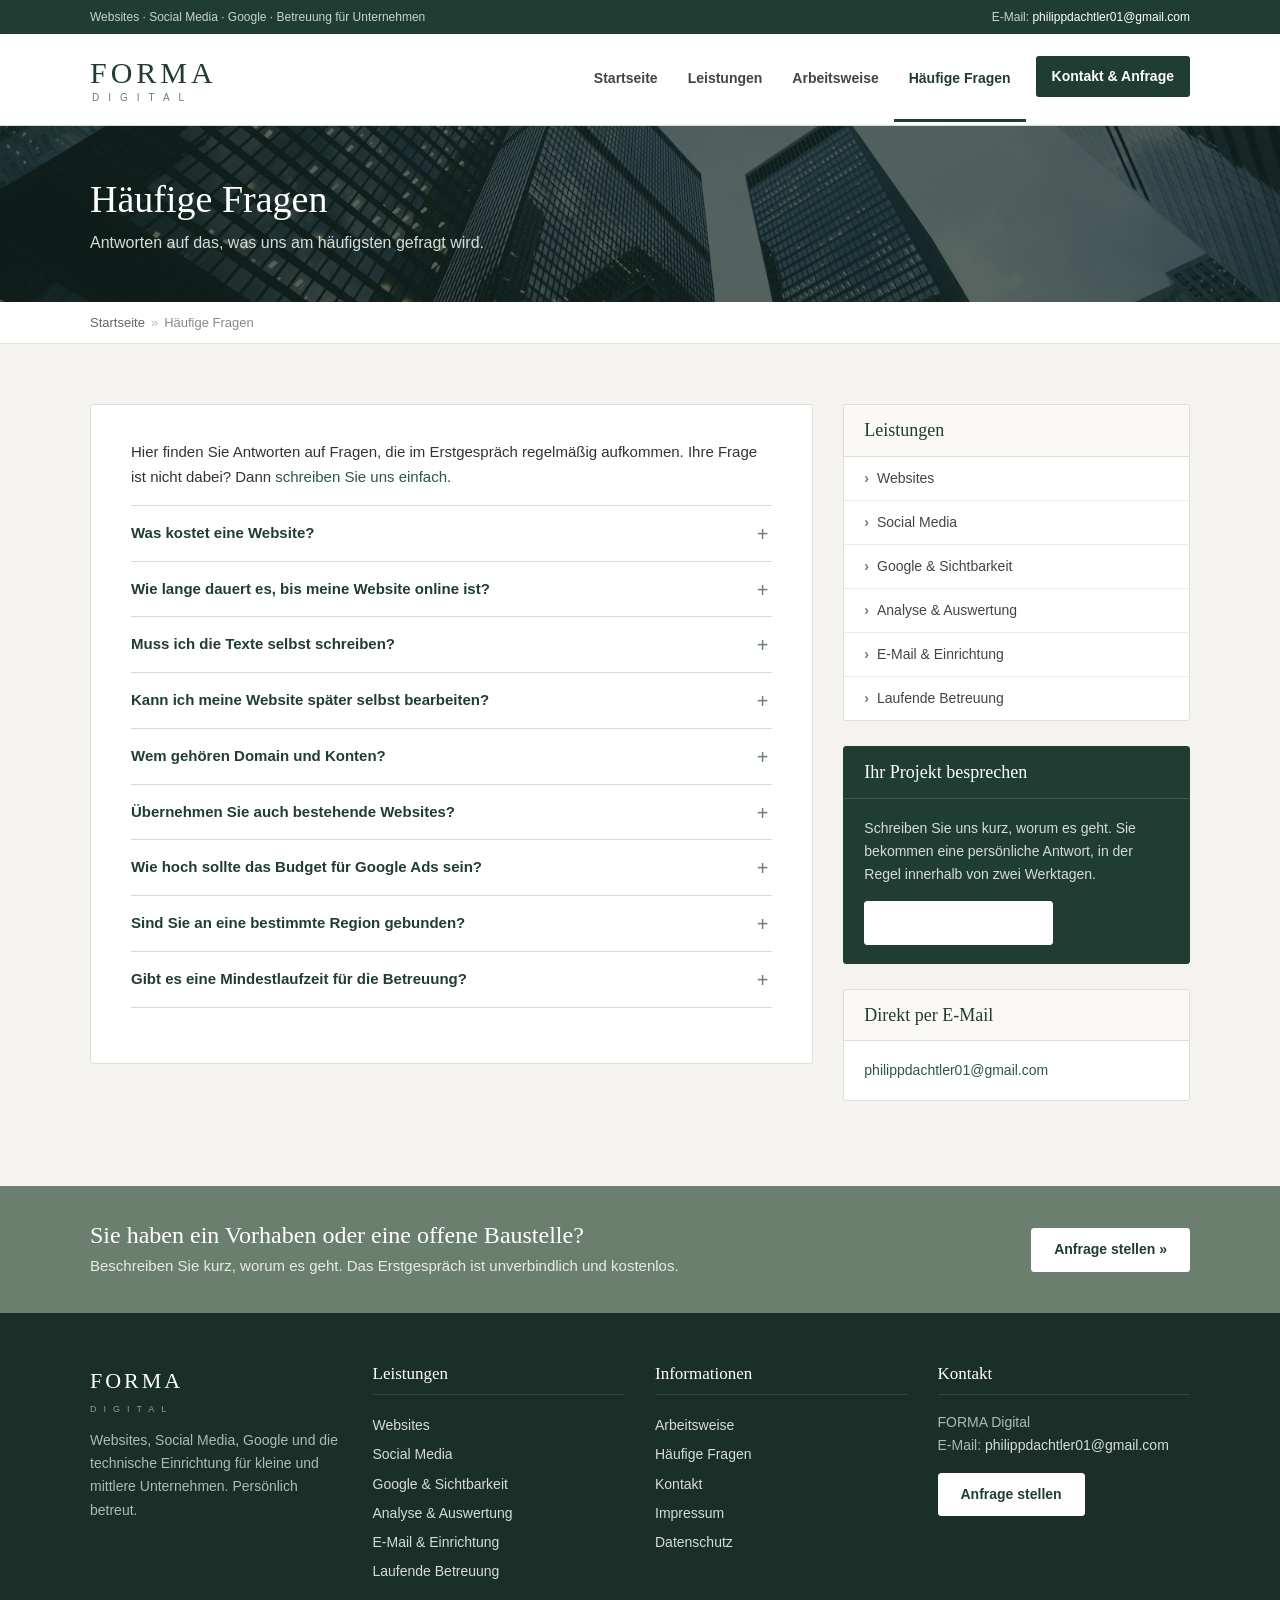
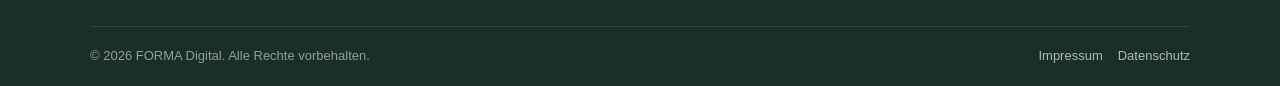
<file: fragen.html>
<!DOCTYPE html>
<html lang="de">
<head>
	<meta charset="utf-8">
	<meta http-equiv="X-UA-Compatible" content="IE=edge">
	<meta name="viewport" content="width=device-width, initial-scale=1">
	<title>Häufige Fragen – FORMA Digital</title>
	<meta name="description" content="Antworten auf häufige Fragen zu Kosten, Dauer, Betreuung und Zusammenarbeit mit FORMA Digital.">
	<meta name="robots" content="index,follow">
	<meta name="theme-color" content="#1f3d33">
	<link rel="icon" href="favicon.svg" type="image/svg+xml">
	<link rel="stylesheet" href="css/style.css">
</head>
<body>

<a class="skip-link" href="#inhalt">Zum Inhalt springen</a>

<div class="topbar">
	<div class="container clearfix">
		<div class="links">Websites &middot; Social Media &middot; Google &middot; Betreuung für Unternehmen</div>
		<div class="rechts">E-Mail: <a href="mailto:philippdachtler01@gmail.com">philippdachtler01@gmail.com</a></div>
	</div>
</div>

<header class="kopf">
	<div class="container clearfix">
		<a class="logo" href="index.html" title="Zur Startseite"><strong>FORMA</strong><span>DIGITAL</span></a>
		<button class="menue-knopf" id="menueKnopf" type="button" aria-expanded="false" aria-controls="hauptnav"><span class="balken"></span>Menü</button>
		<nav class="hauptnav" id="hauptnav" aria-label="Hauptnavigation">
			<ul>
				<li><a href="index.html">Startseite</a></li>
				<li><a href="leistungen.html">Leistungen</a></li>
				<li><a href="arbeitsweise.html">Arbeitsweise</a></li>
				<li class="aktiv"><a href="fragen.html">Häufige Fragen</a></li>
				<li class="nav-anfrage"><a href="kontakt.html">Kontakt &amp; Anfrage</a></li>
			</ul>
		</nav>
	</div>
</header>

<main id="inhalt">

<div class="seitentitel">
	<div class="container">
		<h1>Häufige Fragen</h1>
		<p>Antworten auf das, was uns am häufigsten gefragt wird.</p>
	</div>
</div>
<div class="brotkrumen">
	<div class="container"><a href="index.html">Startseite</a><span class="trenner">&raquo;</span>Häufige Fragen</div>
</div>

<div class="bereich">
	<div class="container">
		<div class="zeile">
			<div class="spalte-8">
				<div class="inhaltsbox">
					<p>Hier finden Sie Antworten auf Fragen, die im Erstgespräch regelmäßig aufkommen. Ihre Frage ist nicht dabei? Dann <a href="kontakt.html">schreiben Sie uns einfach</a>.</p>
					<div class="faq">
					<details>
						<summary>Was kostet eine Website?</summary>
						<p>Das hängt vom Umfang ab: Eine übersichtliche Seite mit wenigen Unterseiten ist deutlich günstiger als ein Auftritt mit vielen Inhalten, Mehrsprachigkeit oder Online-Buchung. Nach dem Erstgespräch erhalten Sie ein Festpreisangebot, damit Sie verlässlich planen können.</p>
					</details>
					<details>
						<summary>Wie lange dauert es, bis meine Website online ist?</summary>
						<p>Bei einer typischen Unternehmenswebsite rechnen wir mit drei bis sechs Wochen. Den größten Einfluss hat erfahrungsgemäß, wie schnell Texte und Bilder vorliegen. Den Zeitplan legen wir im Angebot gemeinsam fest.</p>
					</details>
					<details>
						<summary>Muss ich die Texte selbst schreiben?</summary>
						<p>Nein. Sie können Texte liefern, wir können sie aber auch nach einem kurzen Gespräch für Sie formulieren. Sie bekommen alles vor der Veröffentlichung zur Freigabe.</p>
					</details>
					<details>
						<summary>Kann ich meine Website später selbst bearbeiten?</summary>
						<p>Ja, wenn Sie das möchten. Wir zeigen Ihnen bei der Übergabe, wie Sie Texte, Bilder oder Öffnungszeiten selbst ändern. Alternativ übernehmen wir Änderungen im Rahmen der laufenden Betreuung.</p>
					</details>
					<details>
						<summary>Wem gehören Domain und Konten?</summary>
						<p>Ihnen. Domain, Hosting, Google-Profil und Social-Media-Konten werden auf Ihren Betrieb angelegt. Sie erhalten alle Zugänge und sind nicht an uns gebunden.</p>
					</details>
					<details>
						<summary>Übernehmen Sie auch bestehende Websites?</summary>
						<p>Ja. Wir schauen uns die vorhandene Seite an und sagen Ihnen ehrlich, ob sich eine Überarbeitung lohnt oder ein Neuaufbau sinnvoller ist.</p>
					</details>
					<details>
						<summary>Wie hoch sollte das Budget für Google Ads sein?</summary>
						<p>Das hängt von Ihrer Branche, Region und Ihren Zielen ab. Wir empfehlen, mit einem überschaubaren Monatsbudget zu starten und nach den ersten Wochen anhand der Ergebnisse zu entscheiden. Das Werbebudget zahlen Sie direkt an Google.</p>
					</details>
					<details>
						<summary>Sind Sie an eine bestimmte Region gebunden?</summary>
						<p>Nein. Viele Abstimmungen laufen problemlos per Telefon, E-Mail oder Videogespräch. Persönliche Termine vereinbaren wir nach Absprache.</p>
					</details>
					<details>
						<summary>Gibt es eine Mindestlaufzeit für die Betreuung?</summary>
						<p>Nein. Die laufende Betreuung ist monatlich kündbar. Wir möchten, dass Sie bleiben, weil die Zusammenarbeit passt, nicht wegen eines Vertrags.</p>
					</details>
					</div>
				</div>
			</div>
			<div class="spalte-4">

				<aside class="seitenleiste">
					<div class="modul">
						<h3>Leistungen</h3>
						<ul class="linkliste">
							<li><a href="leistungen.html#websites">Websites</a></li>
							<li><a href="leistungen.html#social-media">Social Media</a></li>
							<li><a href="leistungen.html#google">Google &amp; Sichtbarkeit</a></li>
							<li><a href="leistungen.html#analyse">Analyse &amp; Auswertung</a></li>
							<li><a href="leistungen.html#einrichtung">E-Mail &amp; Einrichtung</a></li>
							<li><a href="leistungen.html#betreuung">Laufende Betreuung</a></li>
						</ul>
					</div>
					<div class="modul modul-dunkel">
						<h3>Ihr Projekt besprechen</h3>
						<div class="modul-inhalt">
							<p>Schreiben Sie uns kurz, worum es geht. Sie bekommen eine persönliche Antwort, in der Regel innerhalb von zwei Werktagen.</p>
							<p><a class="btn btn-hell" href="kontakt.html">Zum Kontaktformular</a></p>
						</div>
					</div>
					<div class="modul">
						<h3>Direkt per E-Mail</h3>
						<div class="modul-inhalt">
							<p><a href="mailto:philippdachtler01@gmail.com">philippdachtler01@gmail.com</a></p>
						</div>
					</div>
				</aside>

			</div>
		</div>
	</div>
</div>

<div class="aufruf">
	<div class="container clearfix">
		<div class="text">
			<h3>Sie haben ein Vorhaben oder eine offene Baustelle?</h3>
			<p>Beschreiben Sie kurz, worum es geht. Das Erstgespräch ist unverbindlich und kostenlos.</p>
		</div>
		<div class="knopf"><a class="btn btn-hell" href="kontakt.html">Anfrage stellen &raquo;</a></div>
	</div>
</div>
</main>

<footer class="fuss">
	<div class="container">
		<div class="zeile">
			<div class="spalte-3">
				<a class="fuss-logo" href="index.html">FORMA<small>DIGITAL</small></a>
				<p>Websites, Social Media, Google und die technische Einrichtung für kleine und mittlere Unternehmen. Persönlich betreut.</p>
			</div>
			<div class="spalte-3">
				<h4>Leistungen</h4>
				<ul>
					<li><a href="leistungen.html#websites">Websites</a></li>
					<li><a href="leistungen.html#social-media">Social Media</a></li>
					<li><a href="leistungen.html#google">Google &amp; Sichtbarkeit</a></li>
					<li><a href="leistungen.html#analyse">Analyse &amp; Auswertung</a></li>
					<li><a href="leistungen.html#einrichtung">E-Mail &amp; Einrichtung</a></li>
					<li><a href="leistungen.html#betreuung">Laufende Betreuung</a></li>
				</ul>
			</div>
			<div class="spalte-3">
				<h4>Informationen</h4>
				<ul>
					<li><a href="arbeitsweise.html">Arbeitsweise</a></li>
					<li><a href="fragen.html">Häufige Fragen</a></li>
					<li><a href="kontakt.html">Kontakt</a></li>
					<li><a href="impressum.html">Impressum</a></li>
					<li><a href="datenschutz.html">Datenschutz</a></li>
				</ul>
			</div>
			<div class="spalte-3">
				<h4>Kontakt</h4>
				<p>FORMA Digital<br>
				E-Mail: <a href="mailto:philippdachtler01@gmail.com">philippdachtler01@gmail.com</a></p>
				<p><a class="btn btn-hell" href="kontakt.html">Anfrage stellen</a></p>
			</div>
		</div>
		<div class="fuss-unten clearfix">
			<div class="links">&copy; <span id="jahr">2026</span> FORMA Digital. Alle Rechte vorbehalten.</div>
			<div class="rechts"><a href="impressum.html">Impressum</a><a href="datenschutz.html">Datenschutz</a></div>
		</div>
	</div>
</footer>

<a class="nach-oben" id="nachOben" href="#inhalt" title="Nach oben" aria-label="Nach oben">&uarr;</a>

<script src="js/main.js"></script>
</body>
</html>
</file>
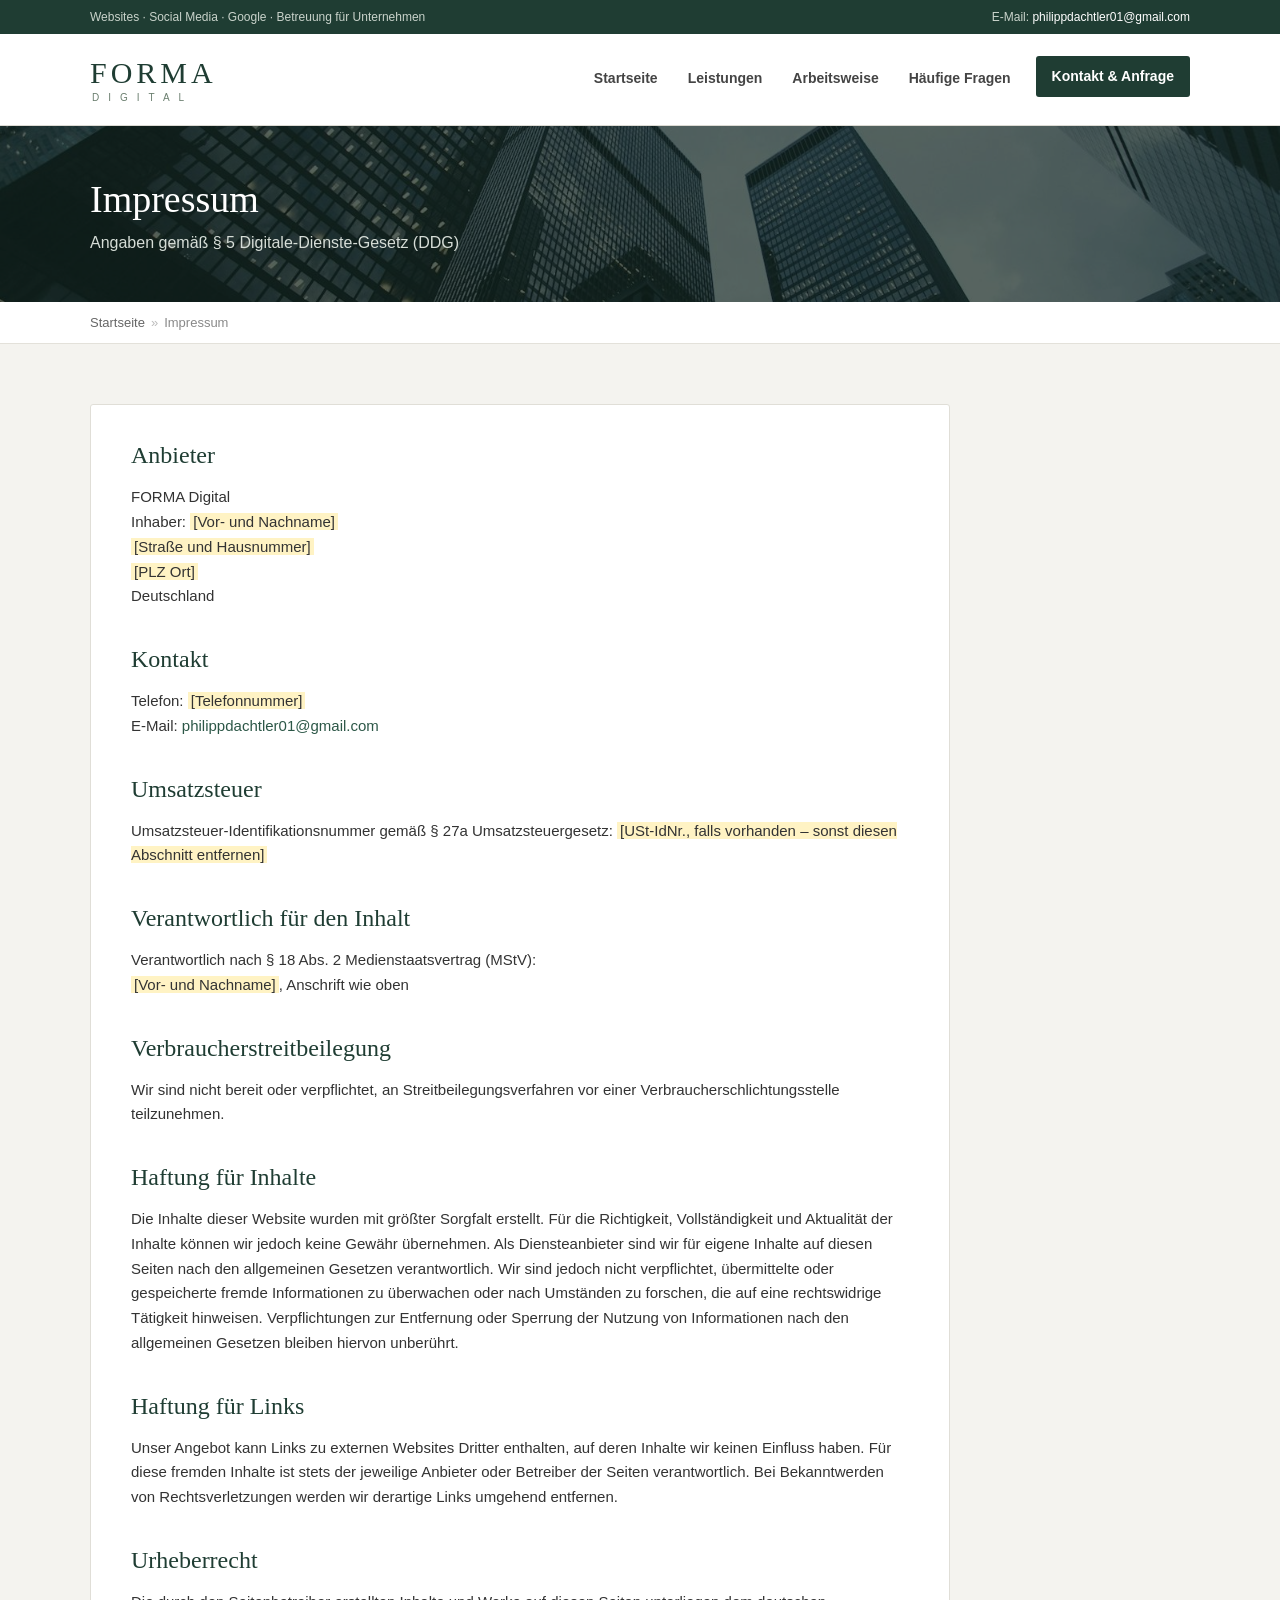
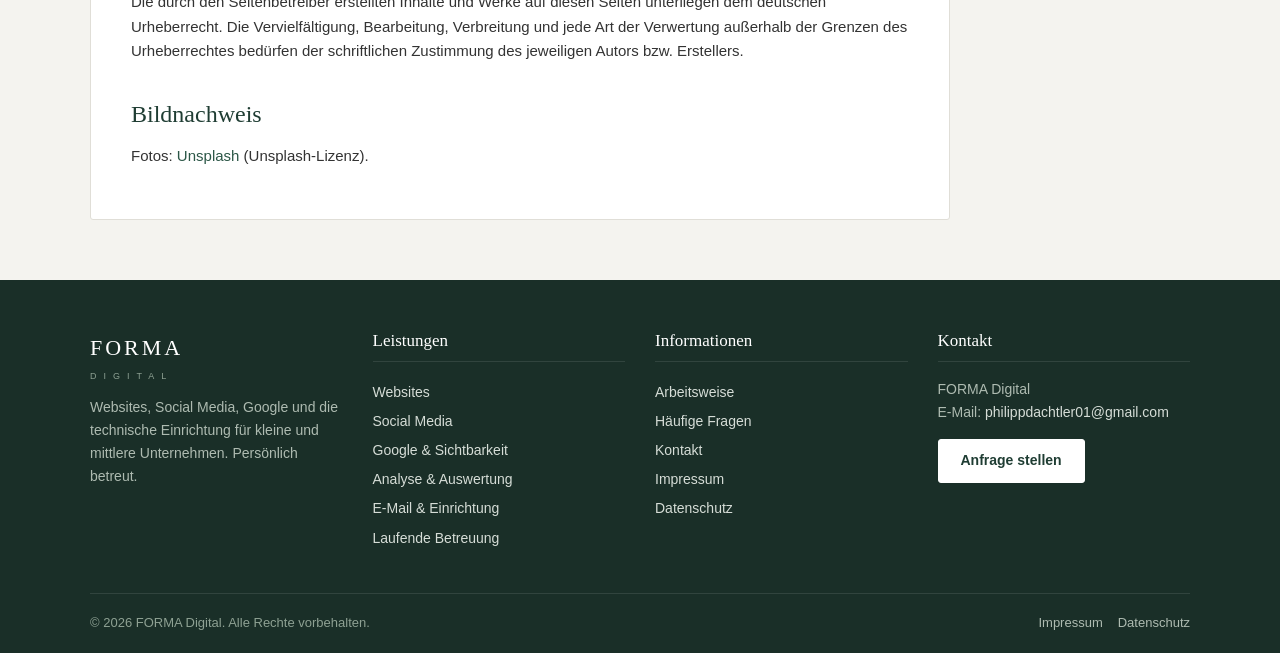
<file: impressum.html>
<!DOCTYPE html>
<html lang="de">
<head>
	<meta charset="utf-8">
	<meta http-equiv="X-UA-Compatible" content="IE=edge">
	<meta name="viewport" content="width=device-width, initial-scale=1">
	<title>Impressum – FORMA Digital</title>
	<meta name="description" content="Impressum und Anbieterkennzeichnung von FORMA Digital.">
	<meta name="robots" content="noindex,follow">
	<meta name="theme-color" content="#1f3d33">
	<link rel="icon" href="favicon.svg" type="image/svg+xml">
	<link rel="stylesheet" href="css/style.css">
</head>
<body>

<a class="skip-link" href="#inhalt">Zum Inhalt springen</a>

<div class="topbar">
	<div class="container clearfix">
		<div class="links">Websites &middot; Social Media &middot; Google &middot; Betreuung für Unternehmen</div>
		<div class="rechts">E-Mail: <a href="mailto:philippdachtler01@gmail.com">philippdachtler01@gmail.com</a></div>
	</div>
</div>

<header class="kopf">
	<div class="container clearfix">
		<a class="logo" href="index.html" title="Zur Startseite"><strong>FORMA</strong><span>DIGITAL</span></a>
		<button class="menue-knopf" id="menueKnopf" type="button" aria-expanded="false" aria-controls="hauptnav"><span class="balken"></span>Menü</button>
		<nav class="hauptnav" id="hauptnav" aria-label="Hauptnavigation">
			<ul>
				<li><a href="index.html">Startseite</a></li>
				<li><a href="leistungen.html">Leistungen</a></li>
				<li><a href="arbeitsweise.html">Arbeitsweise</a></li>
				<li><a href="fragen.html">Häufige Fragen</a></li>
				<li class="nav-anfrage"><a href="kontakt.html">Kontakt &amp; Anfrage</a></li>
			</ul>
		</nav>
	</div>
</header>

<main id="inhalt">

<div class="seitentitel">
	<div class="container">
		<h1>Impressum</h1>
		<p>Angaben gemäß § 5 Digitale-Dienste-Gesetz (DDG)</p>
	</div>
</div>
<div class="brotkrumen">
	<div class="container"><a href="index.html">Startseite</a><span class="trenner">&raquo;</span>Impressum</div>
</div>

<div class="bereich">
	<div class="container">
		<div class="inhaltsbox rechtstext" style="max-width:860px;">
			<h2>Anbieter</h2>
			<p>FORMA Digital<br>
			Inhaber: <span class="platzhalter">[Vor- und Nachname]</span><br>
			<span class="platzhalter">[Straße und Hausnummer]</span><br>
			<span class="platzhalter">[PLZ Ort]</span><br>
			Deutschland</p>

			<h2>Kontakt</h2>
			<p>Telefon: <span class="platzhalter">[Telefonnummer]</span><br>
			E-Mail: <a href="mailto:philippdachtler01@gmail.com">philippdachtler01@gmail.com</a></p>

			<h2>Umsatzsteuer</h2>
			<p>Umsatzsteuer-Identifikationsnummer gemäß § 27a Umsatzsteuergesetz: <span class="platzhalter">[USt-IdNr., falls vorhanden – sonst diesen Abschnitt entfernen]</span></p>

			<h2>Verantwortlich für den Inhalt</h2>
			<p>Verantwortlich nach § 18 Abs. 2 Medienstaatsvertrag (MStV):<br>
			<span class="platzhalter">[Vor- und Nachname]</span>, Anschrift wie oben</p>

			<h2>Verbraucherstreitbeilegung</h2>
			<p>Wir sind nicht bereit oder verpflichtet, an Streitbeilegungsverfahren vor einer Verbraucherschlichtungsstelle teilzunehmen.</p>

			<h2>Haftung für Inhalte</h2>
			<p>Die Inhalte dieser Website wurden mit größter Sorgfalt erstellt. Für die Richtigkeit, Vollständigkeit und Aktualität der Inhalte können wir jedoch keine Gewähr übernehmen. Als Diensteanbieter sind wir für eigene Inhalte auf diesen Seiten nach den allgemeinen Gesetzen verantwortlich. Wir sind jedoch nicht verpflichtet, übermittelte oder gespeicherte fremde Informationen zu überwachen oder nach Umständen zu forschen, die auf eine rechtswidrige Tätigkeit hinweisen. Verpflichtungen zur Entfernung oder Sperrung der Nutzung von Informationen nach den allgemeinen Gesetzen bleiben hiervon unberührt.</p>

			<h2>Haftung für Links</h2>
			<p>Unser Angebot kann Links zu externen Websites Dritter enthalten, auf deren Inhalte wir keinen Einfluss haben. Für diese fremden Inhalte ist stets der jeweilige Anbieter oder Betreiber der Seiten verantwortlich. Bei Bekanntwerden von Rechtsverletzungen werden wir derartige Links umgehend entfernen.</p>

			<h2>Urheberrecht</h2>
			<p>Die durch den Seitenbetreiber erstellten Inhalte und Werke auf diesen Seiten unterliegen dem deutschen Urheberrecht. Die Vervielfältigung, Bearbeitung, Verbreitung und jede Art der Verwertung außerhalb der Grenzen des Urheberrechtes bedürfen der schriftlichen Zustimmung des jeweiligen Autors bzw. Erstellers.</p>

			<h2>Bildnachweis</h2>
			<p>Fotos: <a href="https://unsplash.com" rel="noopener" target="_blank">Unsplash</a> (Unsplash-Lizenz).</p>
		</div>
	</div>
</div>
</main>

<footer class="fuss">
	<div class="container">
		<div class="zeile">
			<div class="spalte-3">
				<a class="fuss-logo" href="index.html">FORMA<small>DIGITAL</small></a>
				<p>Websites, Social Media, Google und die technische Einrichtung für kleine und mittlere Unternehmen. Persönlich betreut.</p>
			</div>
			<div class="spalte-3">
				<h4>Leistungen</h4>
				<ul>
					<li><a href="leistungen.html#websites">Websites</a></li>
					<li><a href="leistungen.html#social-media">Social Media</a></li>
					<li><a href="leistungen.html#google">Google &amp; Sichtbarkeit</a></li>
					<li><a href="leistungen.html#analyse">Analyse &amp; Auswertung</a></li>
					<li><a href="leistungen.html#einrichtung">E-Mail &amp; Einrichtung</a></li>
					<li><a href="leistungen.html#betreuung">Laufende Betreuung</a></li>
				</ul>
			</div>
			<div class="spalte-3">
				<h4>Informationen</h4>
				<ul>
					<li><a href="arbeitsweise.html">Arbeitsweise</a></li>
					<li><a href="fragen.html">Häufige Fragen</a></li>
					<li><a href="kontakt.html">Kontakt</a></li>
					<li><a href="impressum.html">Impressum</a></li>
					<li><a href="datenschutz.html">Datenschutz</a></li>
				</ul>
			</div>
			<div class="spalte-3">
				<h4>Kontakt</h4>
				<p>FORMA Digital<br>
				E-Mail: <a href="mailto:philippdachtler01@gmail.com">philippdachtler01@gmail.com</a></p>
				<p><a class="btn btn-hell" href="kontakt.html">Anfrage stellen</a></p>
			</div>
		</div>
		<div class="fuss-unten clearfix">
			<div class="links">&copy; <span id="jahr">2026</span> FORMA Digital. Alle Rechte vorbehalten.</div>
			<div class="rechts"><a href="impressum.html">Impressum</a><a href="datenschutz.html">Datenschutz</a></div>
		</div>
	</div>
</footer>

<a class="nach-oben" id="nachOben" href="#inhalt" title="Nach oben" aria-label="Nach oben">&uarr;</a>

<script src="js/main.js"></script>
</body>
</html>
</file>
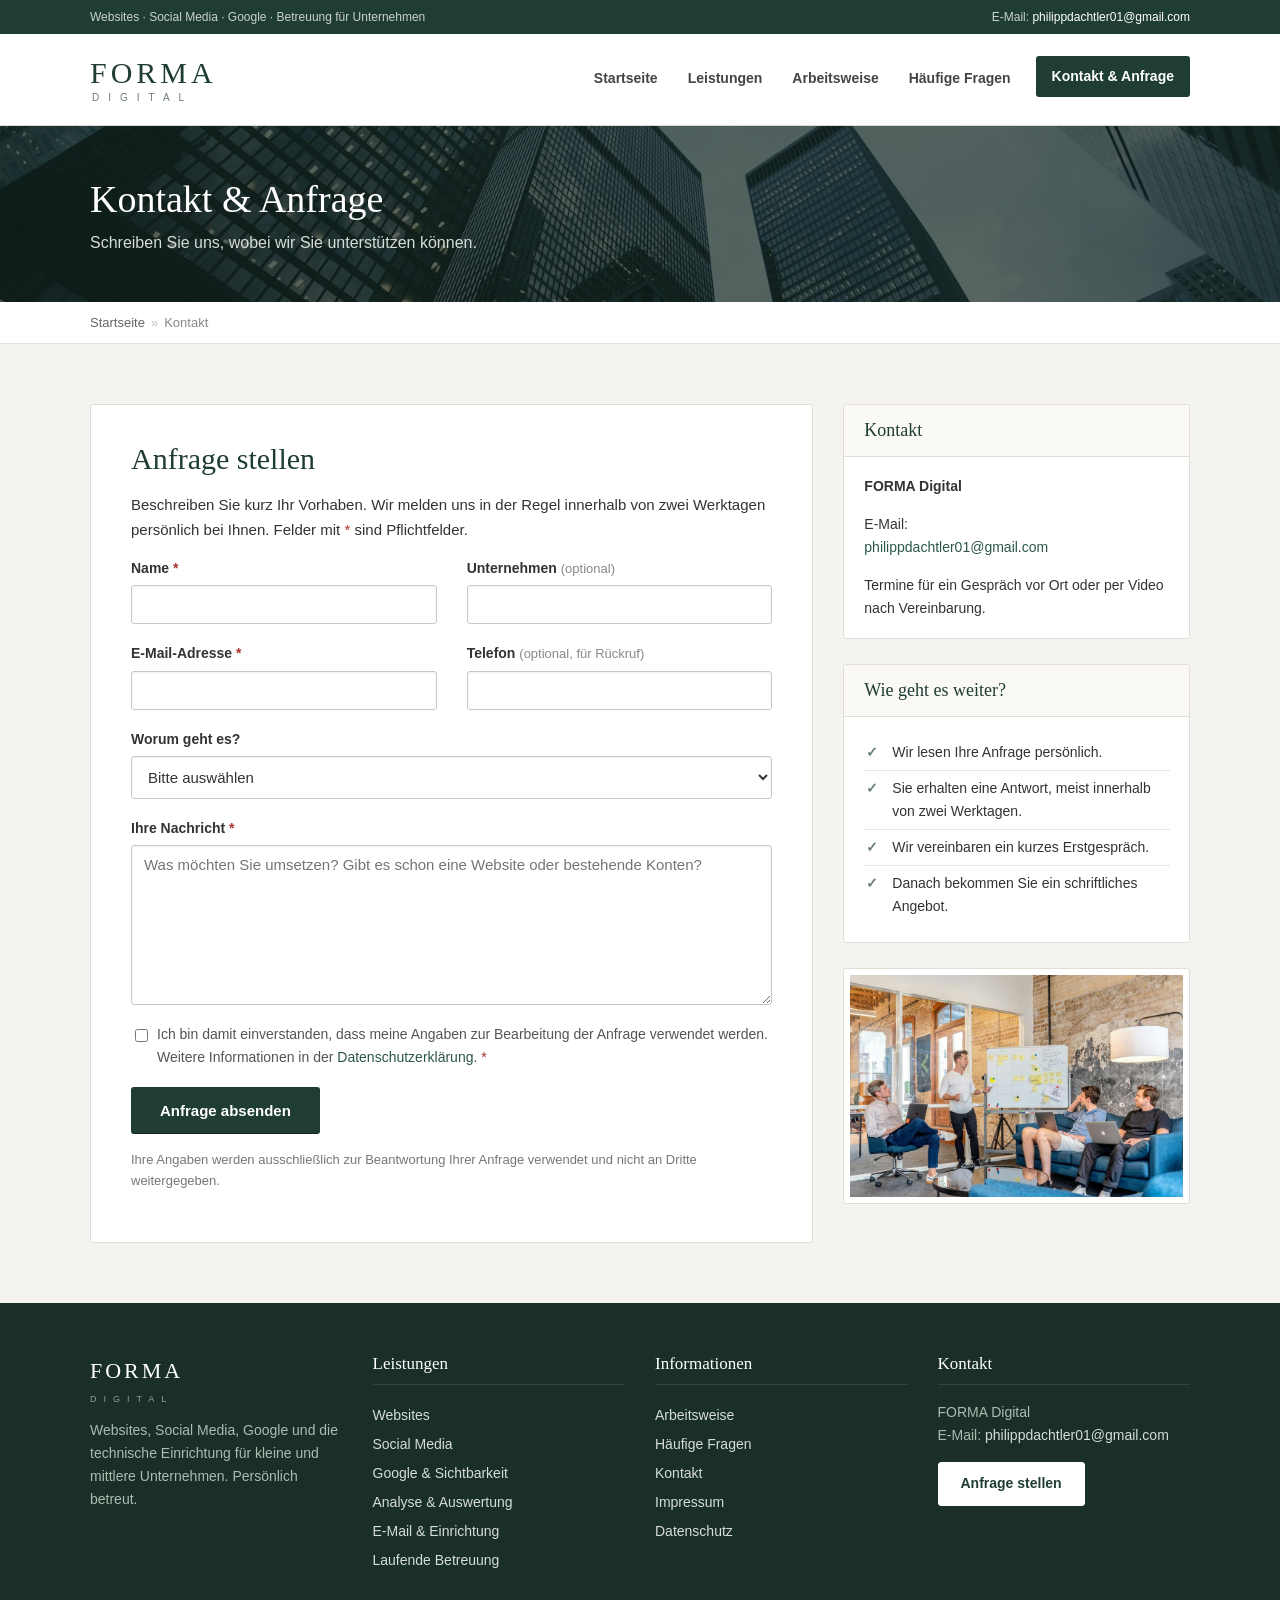
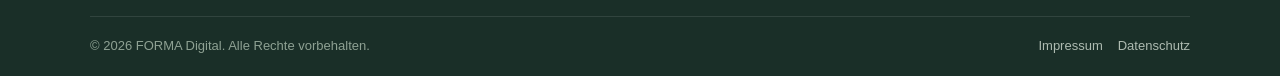
<file: kontakt.html>
<!DOCTYPE html>
<html lang="de">
<head>
	<meta charset="utf-8">
	<meta http-equiv="X-UA-Compatible" content="IE=edge">
	<meta name="viewport" content="width=device-width, initial-scale=1">
	<title>Kontakt & Anfrage – FORMA Digital</title>
	<meta name="description" content="Nehmen Sie Kontakt zu FORMA Digital auf: unverbindliche Anfrage zu Website, Social Media, Google oder Betreuung.">
	<meta name="robots" content="index,follow">
	<meta name="theme-color" content="#1f3d33">
	<link rel="icon" href="favicon.svg" type="image/svg+xml">
	<link rel="stylesheet" href="css/style.css">
</head>
<body>

<a class="skip-link" href="#inhalt">Zum Inhalt springen</a>

<div class="topbar">
	<div class="container clearfix">
		<div class="links">Websites &middot; Social Media &middot; Google &middot; Betreuung für Unternehmen</div>
		<div class="rechts">E-Mail: <a href="mailto:philippdachtler01@gmail.com">philippdachtler01@gmail.com</a></div>
	</div>
</div>

<header class="kopf">
	<div class="container clearfix">
		<a class="logo" href="index.html" title="Zur Startseite"><strong>FORMA</strong><span>DIGITAL</span></a>
		<button class="menue-knopf" id="menueKnopf" type="button" aria-expanded="false" aria-controls="hauptnav"><span class="balken"></span>Menü</button>
		<nav class="hauptnav" id="hauptnav" aria-label="Hauptnavigation">
			<ul>
				<li><a href="index.html">Startseite</a></li>
				<li><a href="leistungen.html">Leistungen</a></li>
				<li><a href="arbeitsweise.html">Arbeitsweise</a></li>
				<li><a href="fragen.html">Häufige Fragen</a></li>
				<li class="nav-anfrage aktiv"><a href="kontakt.html">Kontakt &amp; Anfrage</a></li>
			</ul>
		</nav>
	</div>
</header>

<main id="inhalt">

<div class="seitentitel">
	<div class="container">
		<h1>Kontakt &amp; Anfrage</h1>
		<p>Schreiben Sie uns, wobei wir Sie unterstützen können.</p>
	</div>
</div>
<div class="brotkrumen">
	<div class="container"><a href="index.html">Startseite</a><span class="trenner">&raquo;</span>Kontakt</div>
</div>

<div class="bereich">
	<div class="container">
		<div class="zeile">
			<div class="spalte-8">
				<div class="inhaltsbox">
					<h2>Anfrage stellen</h2>
					<p>Beschreiben Sie kurz Ihr Vorhaben. Wir melden uns in der Regel innerhalb von zwei Werktagen persönlich bei Ihnen. Felder mit <span style="color:#a33">*</span> sind Pflichtfelder.</p>

					<div class="meldung meldung-fehler" id="formMeldung" style="display:none;">Beim Senden ist leider ein Fehler aufgetreten. Bitte versuchen Sie es erneut oder schreiben Sie direkt an <a href="mailto:philippdachtler01@gmail.com">philippdachtler01@gmail.com</a>.</div>

					<!-- Versand über FormSubmit (formsubmit.co) an philippdachtler01@gmail.com.
					     Alternative für Webspace mit PHP: action="kontakt.php" setzen (siehe README). -->
					<form class="formular" id="kontaktformular" action="https://formsubmit.co/philippdachtler01@gmail.com" method="post" accept-charset="utf-8">
						<input type="hidden" name="_subject" value="Neue Anfrage über forma-digital">
						<input type="hidden" name="_template" value="table">
						<input type="hidden" name="_captcha" value="false">
						<input type="hidden" name="_next" value="danke.html">
						<input type="text" name="_honey" class="honig" tabindex="-1" autocomplete="off" aria-hidden="true">

						<div class="zeile">
							<div class="spalte-6">
								<div class="feld">
									<label for="name">Name <span class="pflicht">*</span></label>
									<input type="text" id="name" name="Name" autocomplete="name" required maxlength="120">
									<div class="fehlertext">Bitte geben Sie Ihren Namen an.</div>
								</div>
							</div>
							<div class="spalte-6">
								<div class="feld">
									<label for="firma">Unternehmen <span class="optional">(optional)</span></label>
									<input type="text" id="firma" name="Unternehmen" autocomplete="organization" maxlength="160">
								</div>
							</div>
						</div>
						<div class="zeile">
							<div class="spalte-6">
								<div class="feld">
									<label for="email">E-Mail-Adresse <span class="pflicht">*</span></label>
									<input type="email" id="email" name="email" autocomplete="email" required maxlength="160">
									<div class="fehlertext">Bitte geben Sie eine gültige E-Mail-Adresse an.</div>
								</div>
							</div>
							<div class="spalte-6">
								<div class="feld">
									<label for="telefon">Telefon <span class="optional">(optional, für Rückruf)</span></label>
									<input type="tel" id="telefon" name="Telefon" autocomplete="tel" maxlength="40">
								</div>
							</div>
						</div>
						<div class="feld">
							<label for="bereich">Worum geht es?</label>
							<select id="bereich" name="Bereich">
								<option value="Noch offen">Bitte auswählen</option>
								<option value="Website">Website</option>
								<option value="Social Media">Social Media</option>
								<option value="Google">Google &amp; Sichtbarkeit</option>
								<option value="Analyse">Analyse &amp; Auswertung</option>
								<option value="E-Mail & Einrichtung">E-Mail &amp; Einrichtung</option>
								<option value="Betreuung">Laufende Betreuung</option>
								<option value="Mehrere Bereiche">Mehrere Bereiche</option>
								<option value="Sonstiges">Sonstiges</option>
							</select>
						</div>
						<div class="feld">
							<label for="nachricht">Ihre Nachricht <span class="pflicht">*</span></label>
							<textarea id="nachricht" name="Nachricht" required maxlength="5000" placeholder="Was möchten Sie umsetzen? Gibt es schon eine Website oder bestehende Konten?"></textarea>
							<div class="fehlertext">Bitte schreiben Sie uns kurz, worum es geht.</div>
						</div>
						<div class="feld checkbox">
							<label for="datenschutz"><input type="checkbox" id="datenschutz" name="Datenschutz" value="akzeptiert" required> Ich bin damit einverstanden, dass meine Angaben zur Bearbeitung der Anfrage verwendet werden. Weitere Informationen in der <a href="datenschutz.html" target="_blank">Datenschutzerklärung</a>. <span class="pflicht">*</span></label>
							<div class="fehlertext">Bitte bestätigen Sie die Datenschutzhinweise.</div>
						</div>
						<p><button class="btn" type="submit">Anfrage absenden</button></p>
						<p class="hinweis">Ihre Angaben werden ausschließlich zur Beantwortung Ihrer Anfrage verwendet und nicht an Dritte weitergegeben.</p>
					</form>
				</div>
			</div>
			<div class="spalte-4">
				<aside class="seitenleiste">
					<div class="modul">
						<h3>Kontakt</h3>
						<div class="modul-inhalt">
							<p><strong>FORMA Digital</strong></p>
							<p>E-Mail:<br><a href="mailto:philippdachtler01@gmail.com">philippdachtler01@gmail.com</a></p>
							<p style="margin-bottom:0">Termine für ein Gespräch vor Ort oder per Video nach Vereinbarung.</p>
						</div>
					</div>
					<div class="modul">
						<h3>Wie geht es weiter?</h3>
						<div class="modul-inhalt">
							<ul class="haken" style="margin:0">
								<li>Wir lesen Ihre Anfrage persönlich.</li>
								<li>Sie erhalten eine Antwort, meist innerhalb von zwei Werktagen.</li>
								<li>Wir vereinbaren ein kurzes Erstgespräch.</li>
								<li>Danach bekommen Sie ein schriftliches Angebot.</li>
							</ul>
						</div>
					</div>
					<div class="modul">
						<div class="modul-inhalt" style="padding:6px">
							<img src="img/workshop.jpg" alt="Besprechung mit Whiteboard" width="900" height="600">
						</div>
					</div>
				</aside>
			</div>
		</div>
	</div>
</div>
</main>

<footer class="fuss">
	<div class="container">
		<div class="zeile">
			<div class="spalte-3">
				<a class="fuss-logo" href="index.html">FORMA<small>DIGITAL</small></a>
				<p>Websites, Social Media, Google und die technische Einrichtung für kleine und mittlere Unternehmen. Persönlich betreut.</p>
			</div>
			<div class="spalte-3">
				<h4>Leistungen</h4>
				<ul>
					<li><a href="leistungen.html#websites">Websites</a></li>
					<li><a href="leistungen.html#social-media">Social Media</a></li>
					<li><a href="leistungen.html#google">Google &amp; Sichtbarkeit</a></li>
					<li><a href="leistungen.html#analyse">Analyse &amp; Auswertung</a></li>
					<li><a href="leistungen.html#einrichtung">E-Mail &amp; Einrichtung</a></li>
					<li><a href="leistungen.html#betreuung">Laufende Betreuung</a></li>
				</ul>
			</div>
			<div class="spalte-3">
				<h4>Informationen</h4>
				<ul>
					<li><a href="arbeitsweise.html">Arbeitsweise</a></li>
					<li><a href="fragen.html">Häufige Fragen</a></li>
					<li><a href="kontakt.html">Kontakt</a></li>
					<li><a href="impressum.html">Impressum</a></li>
					<li><a href="datenschutz.html">Datenschutz</a></li>
				</ul>
			</div>
			<div class="spalte-3">
				<h4>Kontakt</h4>
				<p>FORMA Digital<br>
				E-Mail: <a href="mailto:philippdachtler01@gmail.com">philippdachtler01@gmail.com</a></p>
				<p><a class="btn btn-hell" href="kontakt.html">Anfrage stellen</a></p>
			</div>
		</div>
		<div class="fuss-unten clearfix">
			<div class="links">&copy; <span id="jahr">2026</span> FORMA Digital. Alle Rechte vorbehalten.</div>
			<div class="rechts"><a href="impressum.html">Impressum</a><a href="datenschutz.html">Datenschutz</a></div>
		</div>
	</div>
</footer>

<a class="nach-oben" id="nachOben" href="#inhalt" title="Nach oben" aria-label="Nach oben">&uarr;</a>

<script src="js/main.js"></script>
</body>
</html>
</file>
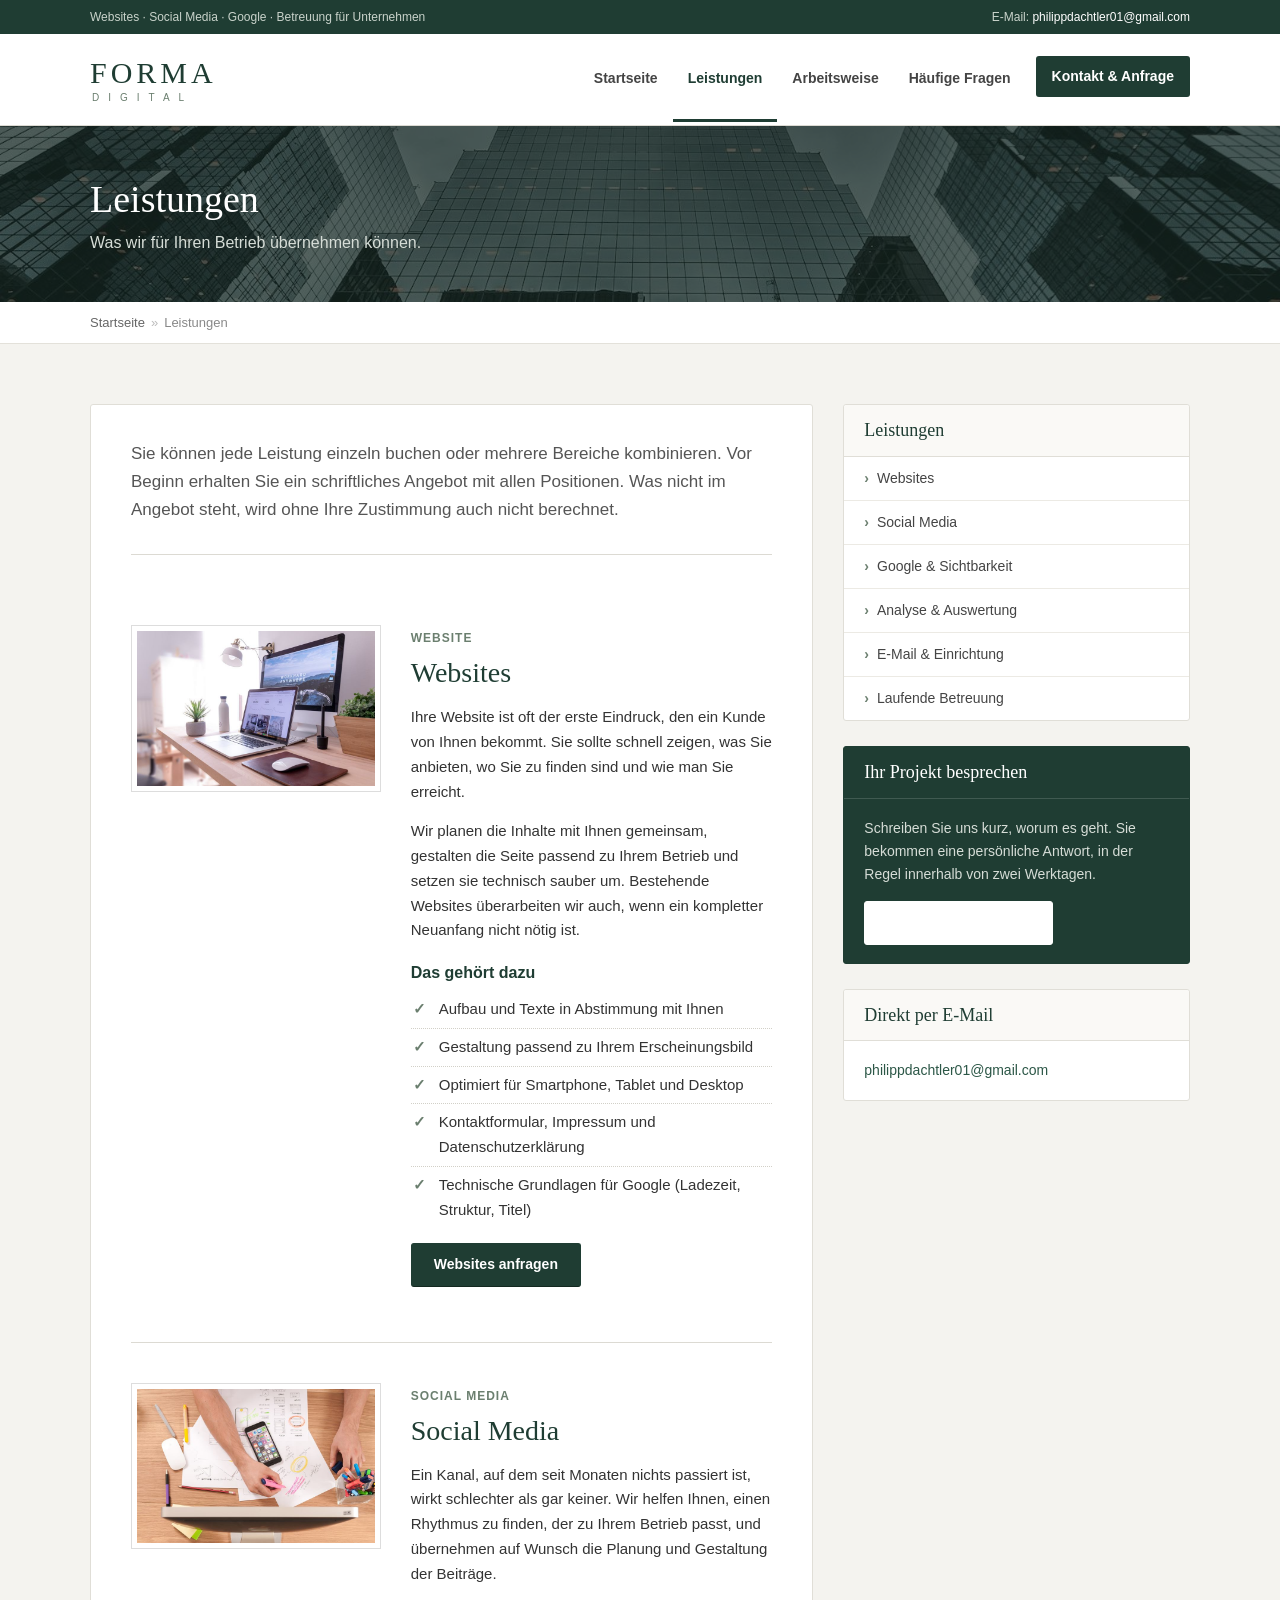
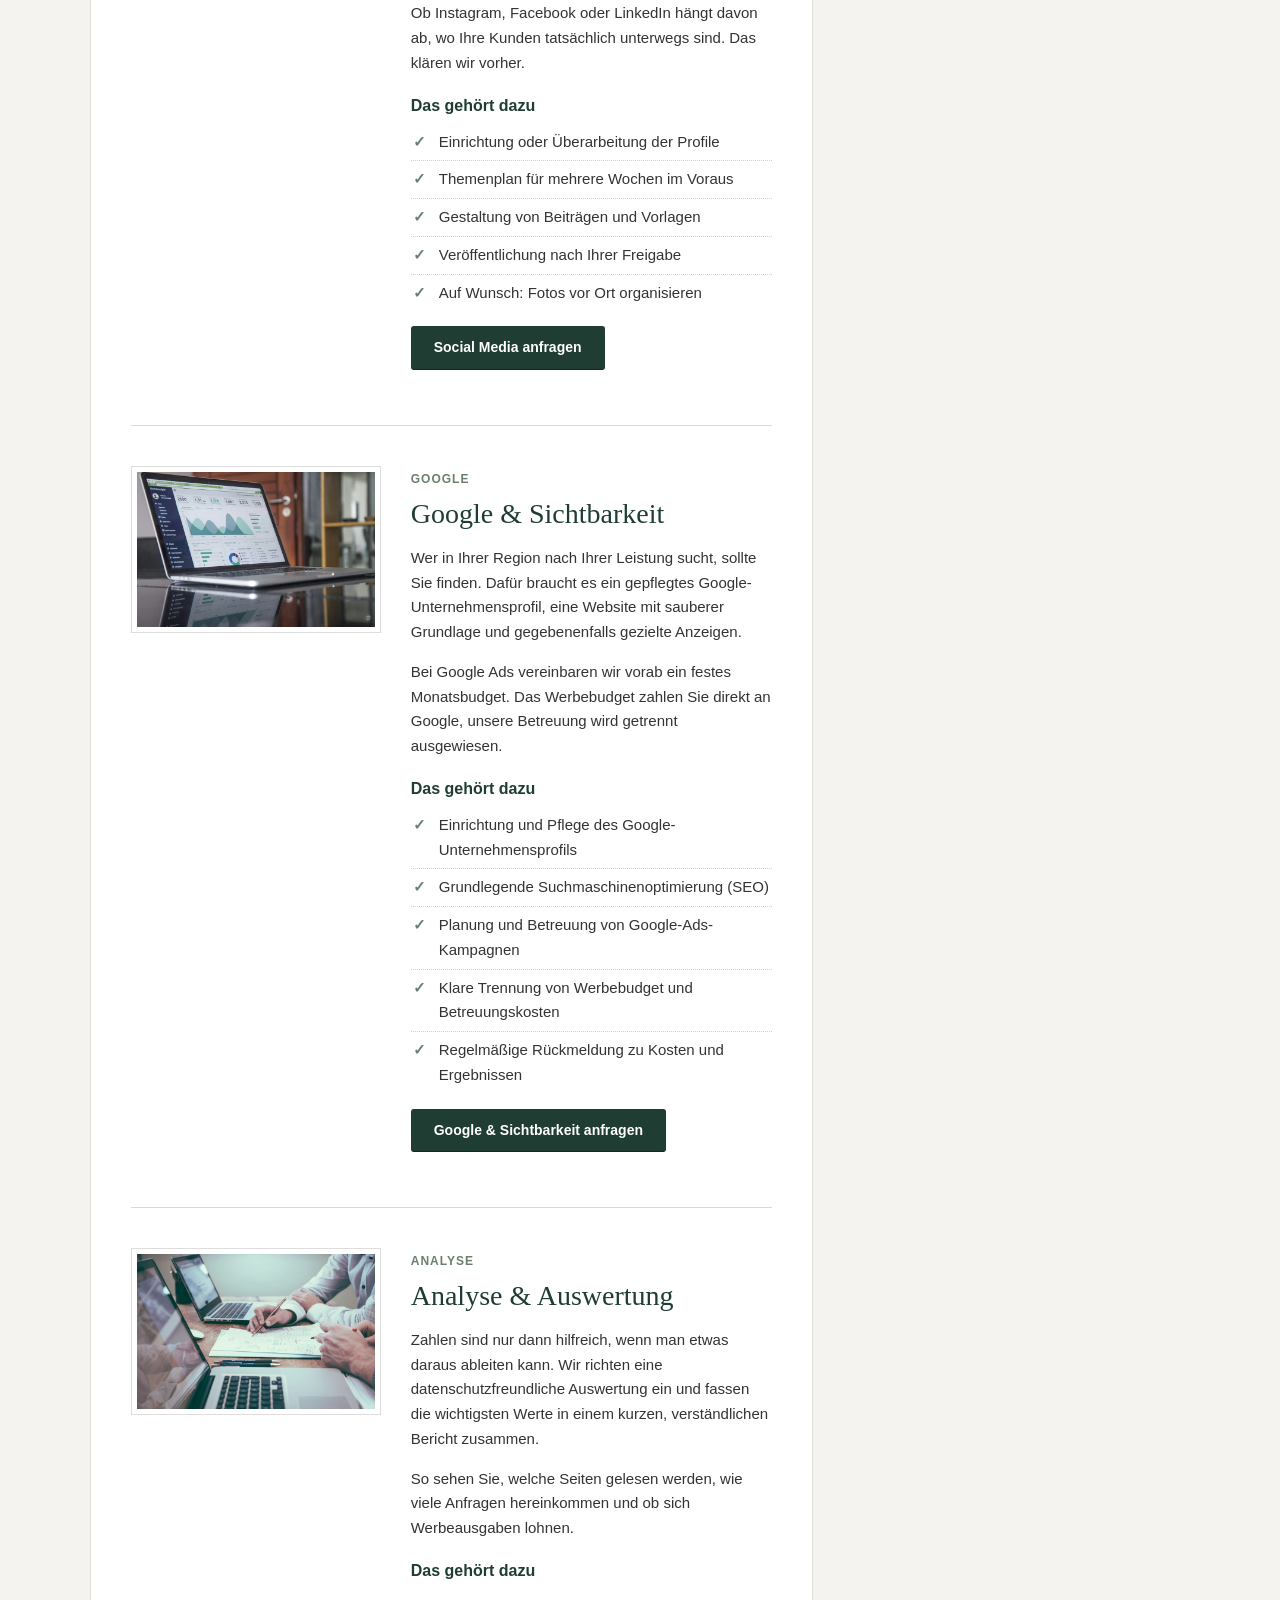
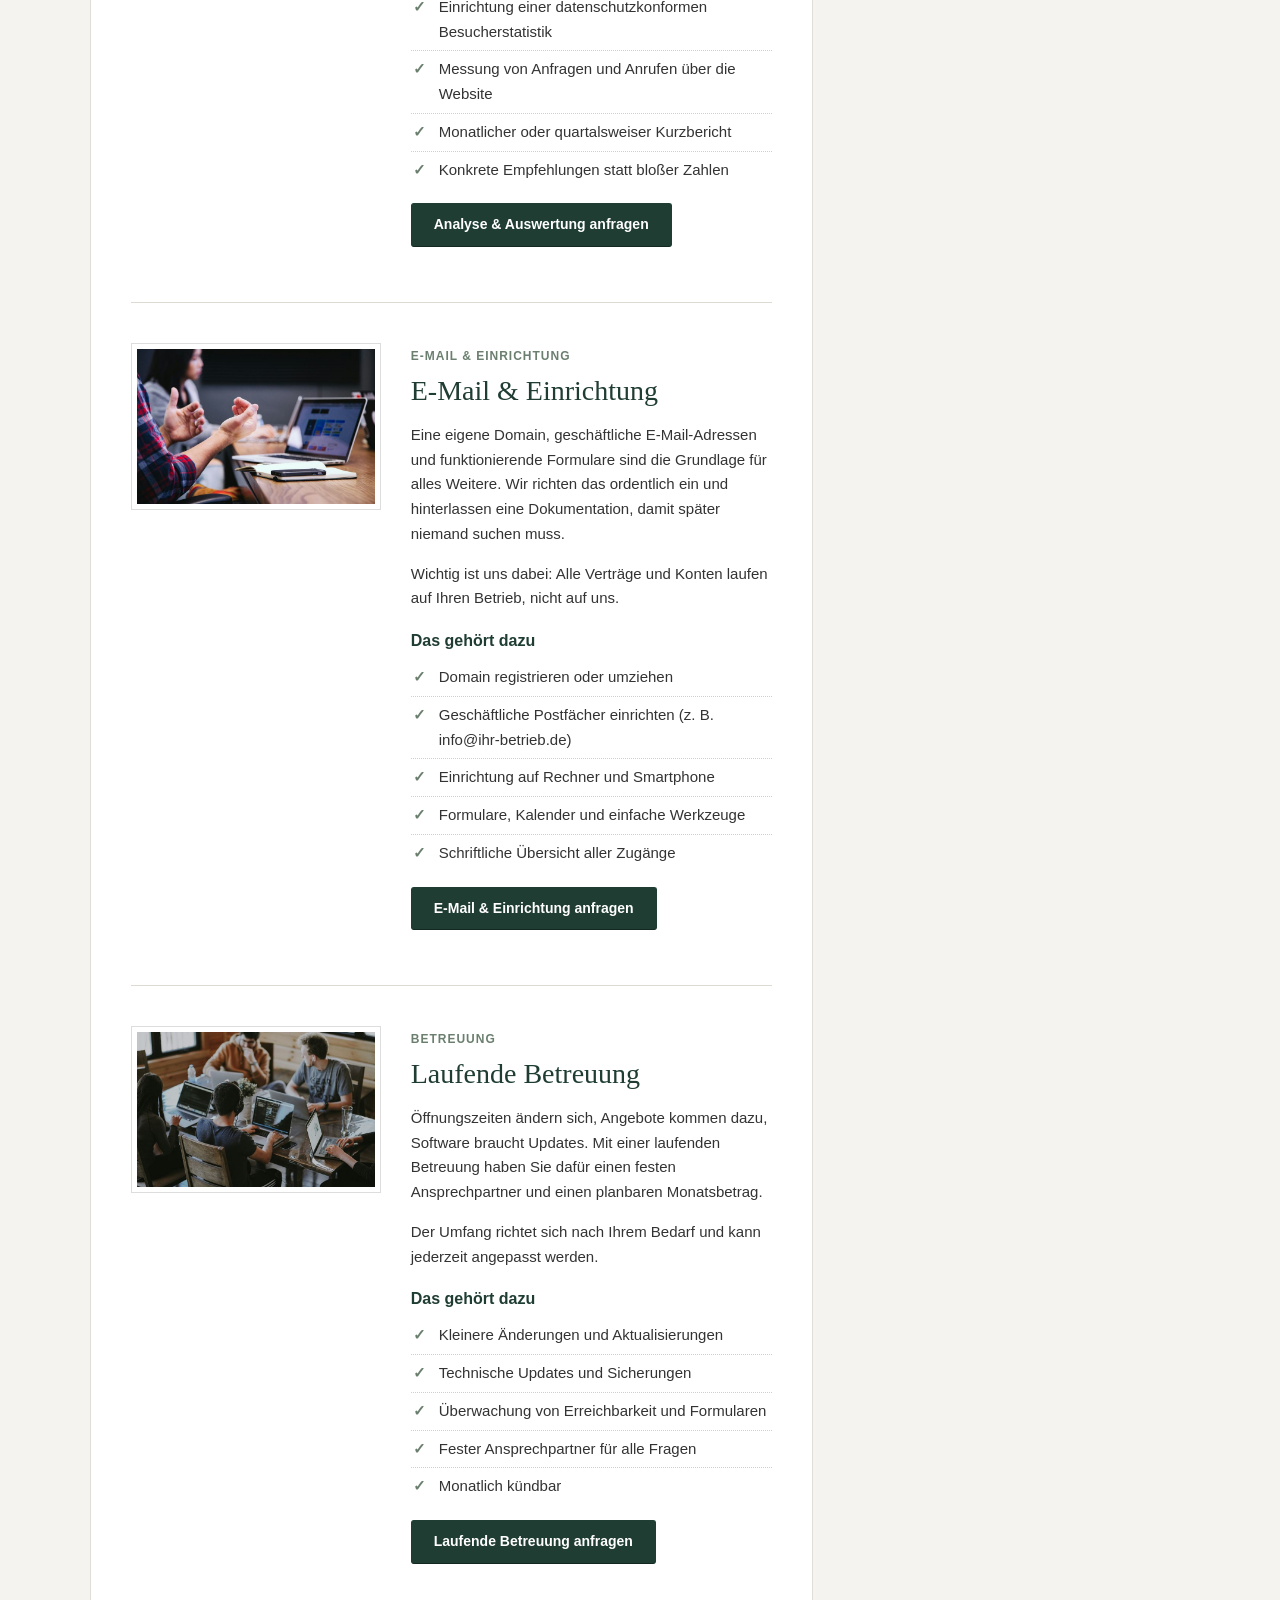
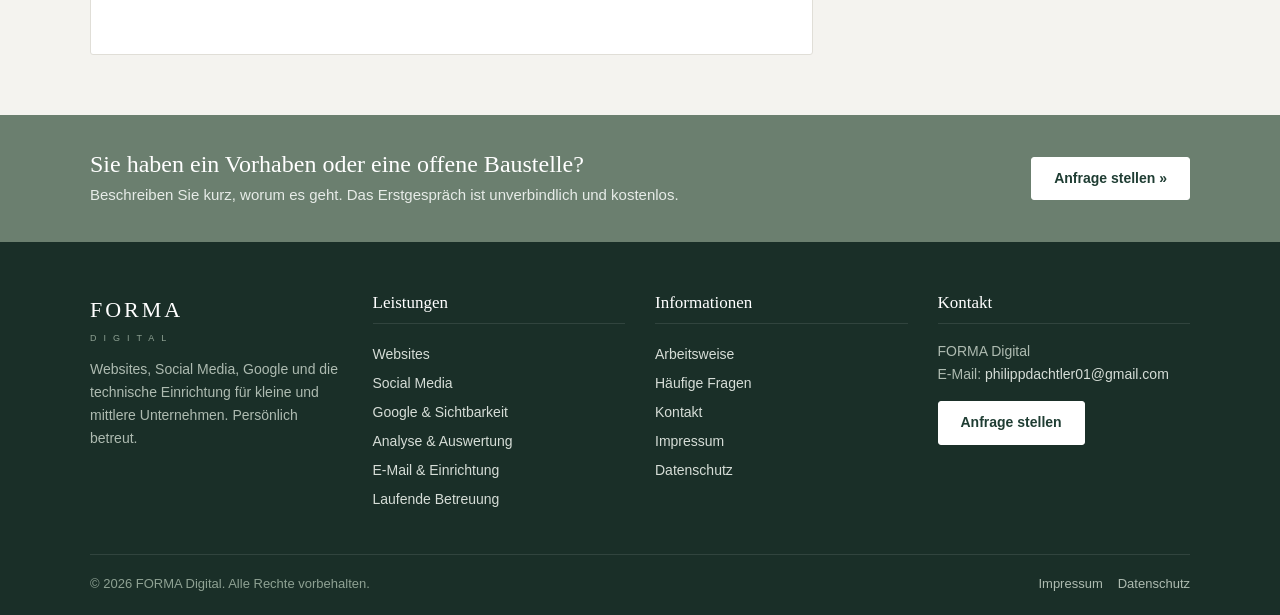
<file: leistungen.html>
<!DOCTYPE html>
<html lang="de">
<head>
	<meta charset="utf-8">
	<meta http-equiv="X-UA-Compatible" content="IE=edge">
	<meta name="viewport" content="width=device-width, initial-scale=1">
	<title>Leistungen – FORMA Digital</title>
	<meta name="description" content="Websites, Social Media, Google-Unternehmensprofil, Google Ads, Auswertung, E-Mail-Einrichtung und laufende Betreuung für Unternehmen.">
	<meta name="robots" content="index,follow">
	<meta name="theme-color" content="#1f3d33">
	<link rel="icon" href="favicon.svg" type="image/svg+xml">
	<link rel="stylesheet" href="css/style.css">
</head>
<body>

<a class="skip-link" href="#inhalt">Zum Inhalt springen</a>

<div class="topbar">
	<div class="container clearfix">
		<div class="links">Websites &middot; Social Media &middot; Google &middot; Betreuung für Unternehmen</div>
		<div class="rechts">E-Mail: <a href="mailto:philippdachtler01@gmail.com">philippdachtler01@gmail.com</a></div>
	</div>
</div>

<header class="kopf">
	<div class="container clearfix">
		<a class="logo" href="index.html" title="Zur Startseite"><strong>FORMA</strong><span>DIGITAL</span></a>
		<button class="menue-knopf" id="menueKnopf" type="button" aria-expanded="false" aria-controls="hauptnav"><span class="balken"></span>Menü</button>
		<nav class="hauptnav" id="hauptnav" aria-label="Hauptnavigation">
			<ul>
				<li><a href="index.html">Startseite</a></li>
				<li class="aktiv"><a href="leistungen.html">Leistungen</a></li>
				<li><a href="arbeitsweise.html">Arbeitsweise</a></li>
				<li><a href="fragen.html">Häufige Fragen</a></li>
				<li class="nav-anfrage"><a href="kontakt.html">Kontakt &amp; Anfrage</a></li>
			</ul>
		</nav>
	</div>
</header>

<main id="inhalt">

<div class="seitentitel fassade">
	<div class="container">
		<h1>Leistungen</h1>
		<p>Was wir für Ihren Betrieb übernehmen können.</p>
	</div>
</div>
<div class="brotkrumen">
	<div class="container"><a href="index.html">Startseite</a><span class="trenner">&raquo;</span>Leistungen</div>
</div>

<div class="bereich">
	<div class="container">
		<div class="zeile">
			<div class="spalte-8">
				<div class="inhaltsbox">
					<p style="font-size:17px;color:#555;">Sie können jede Leistung einzeln buchen oder mehrere Bereiche kombinieren. Vor Beginn erhalten Sie ein schriftliches Angebot mit allen Positionen. Was nicht im Angebot steht, wird ohne Ihre Zustimmung auch nicht berechnet.</p>
					<hr>

				<div class="leistung" id="websites">
					<div class="zeile">
						<div class="spalte-5"><img src="img/leistung-websites.jpg" alt="Arbeitsplatz mit Bildschirm und Laptop" width="800" height="520"></div>
						<div class="spalte-7">
							<span class="kennung">Website</span>
							<h2>Websites</h2>
							<p>Ihre Website ist oft der erste Eindruck, den ein Kunde von Ihnen bekommt. Sie sollte schnell zeigen, was Sie anbieten, wo Sie zu finden sind und wie man Sie erreicht.</p>
							<p>Wir planen die Inhalte mit Ihnen gemeinsam, gestalten die Seite passend zu Ihrem Betrieb und setzen sie technisch sauber um. Bestehende Websites überarbeiten wir auch, wenn ein kompletter Neuanfang nicht nötig ist.</p>
							<h4>Das gehört dazu</h4>
							<ul class="haken">
								<li>Aufbau und Texte in Abstimmung mit Ihnen</li>
								<li>Gestaltung passend zu Ihrem Erscheinungsbild</li>
								<li>Optimiert für Smartphone, Tablet und Desktop</li>
								<li>Kontaktformular, Impressum und Datenschutzerklärung</li>
								<li>Technische Grundlagen für Google (Ladezeit, Struktur, Titel)</li>
							</ul>
							<p><a class="btn" href="kontakt.html?thema=Website">Websites anfragen</a></p>
						</div>
					</div>
				</div>
				<div class="leistung" id="social-media">
					<div class="zeile">
						<div class="spalte-5"><img src="img/leistung-social-media.jpg" alt="Skizzen und Smartphone auf einem Schreibtisch" width="800" height="520"></div>
						<div class="spalte-7">
							<span class="kennung">Social Media</span>
							<h2>Social Media</h2>
							<p>Ein Kanal, auf dem seit Monaten nichts passiert ist, wirkt schlechter als gar keiner. Wir helfen Ihnen, einen Rhythmus zu finden, der zu Ihrem Betrieb passt, und übernehmen auf Wunsch die Planung und Gestaltung der Beiträge.</p>
							<p>Ob Instagram, Facebook oder LinkedIn hängt davon ab, wo Ihre Kunden tatsächlich unterwegs sind. Das klären wir vorher.</p>
							<h4>Das gehört dazu</h4>
							<ul class="haken">
								<li>Einrichtung oder Überarbeitung der Profile</li>
								<li>Themenplan für mehrere Wochen im Voraus</li>
								<li>Gestaltung von Beiträgen und Vorlagen</li>
								<li>Veröffentlichung nach Ihrer Freigabe</li>
								<li>Auf Wunsch: Fotos vor Ort organisieren</li>
							</ul>
							<p><a class="btn" href="kontakt.html?thema=Social%20Media">Social Media anfragen</a></p>
						</div>
					</div>
				</div>
				<div class="leistung" id="google">
					<div class="zeile">
						<div class="spalte-5"><img src="img/leistung-google.jpg" alt="Laptop mit Auswertungen auf dem Bildschirm" width="800" height="520"></div>
						<div class="spalte-7">
							<span class="kennung">Google</span>
							<h2>Google &amp; Sichtbarkeit</h2>
							<p>Wer in Ihrer Region nach Ihrer Leistung sucht, sollte Sie finden. Dafür braucht es ein gepflegtes Google-Unternehmensprofil, eine Website mit sauberer Grundlage und gegebenenfalls gezielte Anzeigen.</p>
							<p>Bei Google Ads vereinbaren wir vorab ein festes Monatsbudget. Das Werbebudget zahlen Sie direkt an Google, unsere Betreuung wird getrennt ausgewiesen.</p>
							<h4>Das gehört dazu</h4>
							<ul class="haken">
								<li>Einrichtung und Pflege des Google-Unternehmensprofils</li>
								<li>Grundlegende Suchmaschinenoptimierung (SEO)</li>
								<li>Planung und Betreuung von Google-Ads-Kampagnen</li>
								<li>Klare Trennung von Werbebudget und Betreuungskosten</li>
								<li>Regelmäßige Rückmeldung zu Kosten und Ergebnissen</li>
							</ul>
							<p><a class="btn" href="kontakt.html?thema=Google">Google &amp; Sichtbarkeit anfragen</a></p>
						</div>
					</div>
				</div>
				<div class="leistung" id="analyse">
					<div class="zeile">
						<div class="spalte-5"><img src="img/leistung-analyse.jpg" alt="Zwei Personen besprechen Unterlagen am Laptop" width="800" height="520"></div>
						<div class="spalte-7">
							<span class="kennung">Analyse</span>
							<h2>Analyse &amp; Auswertung</h2>
							<p>Zahlen sind nur dann hilfreich, wenn man etwas daraus ableiten kann. Wir richten eine datenschutzfreundliche Auswertung ein und fassen die wichtigsten Werte in einem kurzen, verständlichen Bericht zusammen.</p>
							<p>So sehen Sie, welche Seiten gelesen werden, wie viele Anfragen hereinkommen und ob sich Werbeausgaben lohnen.</p>
							<h4>Das gehört dazu</h4>
							<ul class="haken">
								<li>Einrichtung einer datenschutzkonformen Besucherstatistik</li>
								<li>Messung von Anfragen und Anrufen über die Website</li>
								<li>Monatlicher oder quartalsweiser Kurzbericht</li>
								<li>Konkrete Empfehlungen statt bloßer Zahlen</li>
							</ul>
							<p><a class="btn" href="kontakt.html?thema=Analyse">Analyse &amp; Auswertung anfragen</a></p>
						</div>
					</div>
				</div>
				<div class="leistung" id="einrichtung">
					<div class="zeile">
						<div class="spalte-5"><img src="img/leistung-einrichtung.jpg" alt="Gespräch an einem Besprechungstisch" width="800" height="520"></div>
						<div class="spalte-7">
							<span class="kennung">E-Mail &amp; Einrichtung</span>
							<h2>E-Mail &amp; Einrichtung</h2>
							<p>Eine eigene Domain, geschäftliche E-Mail-Adressen und funktionierende Formulare sind die Grundlage für alles Weitere. Wir richten das ordentlich ein und hinterlassen eine Dokumentation, damit später niemand suchen muss.</p>
							<p>Wichtig ist uns dabei: Alle Verträge und Konten laufen auf Ihren Betrieb, nicht auf uns.</p>
							<h4>Das gehört dazu</h4>
							<ul class="haken">
								<li>Domain registrieren oder umziehen</li>
								<li>Geschäftliche Postfächer einrichten (z. B. info@ihr-betrieb.de)</li>
								<li>Einrichtung auf Rechner und Smartphone</li>
								<li>Formulare, Kalender und einfache Werkzeuge</li>
								<li>Schriftliche Übersicht aller Zugänge</li>
							</ul>
							<p><a class="btn" href="kontakt.html?thema=E-Mail%20%26%20Einrichtung">E-Mail &amp; Einrichtung anfragen</a></p>
						</div>
					</div>
				</div>
				<div class="leistung" id="betreuung">
					<div class="zeile">
						<div class="spalte-5"><img src="img/leistung-betreuung.jpg" alt="Team arbeitet gemeinsam an Laptops" width="800" height="520"></div>
						<div class="spalte-7">
							<span class="kennung">Betreuung</span>
							<h2>Laufende Betreuung</h2>
							<p>Öffnungszeiten ändern sich, Angebote kommen dazu, Software braucht Updates. Mit einer laufenden Betreuung haben Sie dafür einen festen Ansprechpartner und einen planbaren Monatsbetrag.</p>
							<p>Der Umfang richtet sich nach Ihrem Bedarf und kann jederzeit angepasst werden.</p>
							<h4>Das gehört dazu</h4>
							<ul class="haken">
								<li>Kleinere Änderungen und Aktualisierungen</li>
								<li>Technische Updates und Sicherungen</li>
								<li>Überwachung von Erreichbarkeit und Formularen</li>
								<li>Fester Ansprechpartner für alle Fragen</li>
								<li>Monatlich kündbar</li>
							</ul>
							<p><a class="btn" href="kontakt.html?thema=Betreuung">Laufende Betreuung anfragen</a></p>
						</div>
					</div>
				</div>
				</div>
			</div>
			<div class="spalte-4">

				<aside class="seitenleiste">
					<div class="modul">
						<h3>Leistungen</h3>
						<ul class="linkliste">
							<li><a href="leistungen.html#websites">Websites</a></li>
							<li><a href="leistungen.html#social-media">Social Media</a></li>
							<li><a href="leistungen.html#google">Google &amp; Sichtbarkeit</a></li>
							<li><a href="leistungen.html#analyse">Analyse &amp; Auswertung</a></li>
							<li><a href="leistungen.html#einrichtung">E-Mail &amp; Einrichtung</a></li>
							<li><a href="leistungen.html#betreuung">Laufende Betreuung</a></li>
						</ul>
					</div>
					<div class="modul modul-dunkel">
						<h3>Ihr Projekt besprechen</h3>
						<div class="modul-inhalt">
							<p>Schreiben Sie uns kurz, worum es geht. Sie bekommen eine persönliche Antwort, in der Regel innerhalb von zwei Werktagen.</p>
							<p><a class="btn btn-hell" href="kontakt.html">Zum Kontaktformular</a></p>
						</div>
					</div>
					<div class="modul">
						<h3>Direkt per E-Mail</h3>
						<div class="modul-inhalt">
							<p><a href="mailto:philippdachtler01@gmail.com">philippdachtler01@gmail.com</a></p>
						</div>
					</div>
				</aside>

			</div>
		</div>
	</div>
</div>

<div class="aufruf">
	<div class="container clearfix">
		<div class="text">
			<h3>Sie haben ein Vorhaben oder eine offene Baustelle?</h3>
			<p>Beschreiben Sie kurz, worum es geht. Das Erstgespräch ist unverbindlich und kostenlos.</p>
		</div>
		<div class="knopf"><a class="btn btn-hell" href="kontakt.html">Anfrage stellen &raquo;</a></div>
	</div>
</div>
</main>

<footer class="fuss">
	<div class="container">
		<div class="zeile">
			<div class="spalte-3">
				<a class="fuss-logo" href="index.html">FORMA<small>DIGITAL</small></a>
				<p>Websites, Social Media, Google und die technische Einrichtung für kleine und mittlere Unternehmen. Persönlich betreut.</p>
			</div>
			<div class="spalte-3">
				<h4>Leistungen</h4>
				<ul>
					<li><a href="leistungen.html#websites">Websites</a></li>
					<li><a href="leistungen.html#social-media">Social Media</a></li>
					<li><a href="leistungen.html#google">Google &amp; Sichtbarkeit</a></li>
					<li><a href="leistungen.html#analyse">Analyse &amp; Auswertung</a></li>
					<li><a href="leistungen.html#einrichtung">E-Mail &amp; Einrichtung</a></li>
					<li><a href="leistungen.html#betreuung">Laufende Betreuung</a></li>
				</ul>
			</div>
			<div class="spalte-3">
				<h4>Informationen</h4>
				<ul>
					<li><a href="arbeitsweise.html">Arbeitsweise</a></li>
					<li><a href="fragen.html">Häufige Fragen</a></li>
					<li><a href="kontakt.html">Kontakt</a></li>
					<li><a href="impressum.html">Impressum</a></li>
					<li><a href="datenschutz.html">Datenschutz</a></li>
				</ul>
			</div>
			<div class="spalte-3">
				<h4>Kontakt</h4>
				<p>FORMA Digital<br>
				E-Mail: <a href="mailto:philippdachtler01@gmail.com">philippdachtler01@gmail.com</a></p>
				<p><a class="btn btn-hell" href="kontakt.html">Anfrage stellen</a></p>
			</div>
		</div>
		<div class="fuss-unten clearfix">
			<div class="links">&copy; <span id="jahr">2026</span> FORMA Digital. Alle Rechte vorbehalten.</div>
			<div class="rechts"><a href="impressum.html">Impressum</a><a href="datenschutz.html">Datenschutz</a></div>
		</div>
	</div>
</footer>

<a class="nach-oben" id="nachOben" href="#inhalt" title="Nach oben" aria-label="Nach oben">&uarr;</a>

<script src="js/main.js"></script>
</body>
</html>
</file>
<file: css/style.css>
/* ==========================================================================
   FORMA Digital – Stylesheet
   Aufbau:
   1. Grundlagen
   2. Kopfbereich & Navigation
   3. Banner / Seitentitel
   4. Inhaltsbereiche
   5. Leistungen
   6. Seitenleiste
   7. Formulare
   8. Fußbereich
   9. Responsive
   ========================================================================== */


/* 1. Grundlagen
   -------------------------------------------------------------------------- */

* { box-sizing: border-box; }

html { -webkit-text-size-adjust: 100%; }

body {
	margin: 0;
	background: #f4f3ef;
	color: #333;
	font-family: "Helvetica Neue", Helvetica, Arial, sans-serif;
	font-size: 15px;
	line-height: 1.65;
}

img { max-width: 100%; height: auto; border: 0; vertical-align: middle; }

a { color: #2c5747; text-decoration: none; }
a:hover, a:focus { color: #1f3d33; text-decoration: underline; }

h1, h2, h3, h4 {
	font-family: Georgia, "Times New Roman", serif;
	font-weight: normal;
	color: #1f3d33;
	line-height: 1.25;
	margin: 0 0 15px;
}
h1 { font-size: 38px; }
h2 { font-size: 30px; }
h3 { font-size: 22px; }
h4 { font-size: 18px; }

p { margin: 0 0 15px; }

ul, ol { margin: 0 0 15px; padding-left: 20px; }

hr { border: 0; border-top: 1px solid #dcdad3; margin: 30px 0; }

.container {
	max-width: 1140px;
	margin: 0 auto;
	padding: 0 20px;
}

.clearfix:after { content: ""; display: table; clear: both; }

.btn {
	display: inline-block;
	padding: 11px 22px;
	background: #1f3d33;
	border: 1px solid #1f3d33;
	border-bottom-color: #132820;
	border-radius: 3px;
	color: #fff;
	font-size: 14px;
	font-weight: bold;
	line-height: 1.4;
	cursor: pointer;
	text-decoration: none;
}
.btn:hover, .btn:focus { background: #2c5747; color: #fff; text-decoration: none; }

.btn-hell {
	background: #fff;
	border-color: #fff;
	color: #1f3d33;
}
.btn-hell:hover, .btn-hell:focus { background: #ebe6dc; border-color: #ebe6dc; color: #1f3d33; }

.btn-rahmen {
	background: transparent;
	border-color: rgba(255,255,255,.7);
	color: #fff;
}
.btn-rahmen:hover, .btn-rahmen:focus { background: rgba(255,255,255,.12); }

.mehr { font-weight: bold; font-size: 14px; }
.mehr:after { content: " \00BB"; }

.skip-link {
	position: absolute;
	left: -9999px;
	top: 0;
	background: #fff;
	padding: 8px 12px;
	z-index: 100;
}
.skip-link:focus { left: 10px; top: 10px; }


/* 2. Kopfbereich & Navigation
   -------------------------------------------------------------------------- */

.topbar {
	background: #1f3d33;
	color: #c9d3cb;
	font-size: 12px;
	line-height: 34px;
}
.topbar a { color: #fff; }
.topbar .links { float: left; }
.topbar .rechts { float: right; }

.kopf {
	background: #fff;
	border-bottom: 1px solid #dcdad3;
	box-shadow: 0 1px 3px rgba(0,0,0,.05);
}
.kopf .container { position: relative; }

.logo {
	float: left;
	display: block;
	padding: 24px 0 22px;
	color: #1f3d33;
	line-height: 1;
}
.logo:hover { text-decoration: none; color: #1f3d33; }
.logo strong {
	display: block;
	font-family: Georgia, "Times New Roman", serif;
	font-size: 30px;
	font-weight: normal;
	letter-spacing: 4px;
}
.logo span {
	display: block;
	margin-top: 5px;
	font-size: 10px;
	letter-spacing: 9px;
	color: #6b7f6f;
	padding-left: 2px;
}

.hauptnav { float: right; }
.hauptnav ul { list-style: none; margin: 0; padding: 0; }
.hauptnav li { float: left; }
.hauptnav a {
	display: block;
	padding: 33px 15px 29px;
	border-bottom: 3px solid transparent;
	color: #444;
	font-size: 14px;
	font-weight: bold;
}
.hauptnav a:hover, .hauptnav a:focus {
	color: #1f3d33;
	text-decoration: none;
	border-bottom-color: #c9b99f;
}
.hauptnav li.aktiv a { color: #1f3d33; border-bottom-color: #1f3d33; }
.hauptnav li.nav-anfrage a {
	margin: 22px 0 0 10px;
	padding: 9px 16px;
	background: #1f3d33;
	border: 0;
	border-radius: 3px;
	color: #fff;
}
.hauptnav li.nav-anfrage a:hover { background: #2c5747; }

.menue-knopf {
	display: none;
	position: absolute;
	right: 20px;
	top: 22px;
	padding: 8px 12px;
	background: #fff;
	border: 1px solid #ccc;
	border-radius: 3px;
	color: #1f3d33;
	font-size: 14px;
	font-weight: bold;
	cursor: pointer;
}
.menue-knopf .balken {
	display: inline-block;
	width: 16px;
	height: 2px;
	background: #1f3d33;
	position: relative;
	vertical-align: middle;
	margin-right: 6px;
	top: -2px;
}
.menue-knopf .balken:before,
.menue-knopf .balken:after {
	content: "";
	position: absolute;
	left: 0;
	width: 16px;
	height: 2px;
	background: #1f3d33;
}
.menue-knopf .balken:before { top: -5px; }
.menue-knopf .balken:after { top: 5px; }


/* 3. Banner / Seitentitel
   -------------------------------------------------------------------------- */

.banner {
	position: relative;
	background: #1f3d33 url(../img/startseite-buero.jpg) center center no-repeat;
	background-size: cover;
	color: #fff;
}
.banner:before {
	content: "";
	position: absolute;
	top: 0; right: 0; bottom: 0; left: 0;
	background: rgba(18, 36, 30, .62);
}
.banner .container { position: relative; padding-top: 110px; padding-bottom: 110px; }
.banner h1 {
	color: #fff;
	font-size: 46px;
	max-width: 640px;
	margin-bottom: 20px;
	text-shadow: 0 1px 2px rgba(0,0,0,.25);
}
.banner p {
	font-size: 18px;
	max-width: 560px;
	color: #e4e9e5;
	margin-bottom: 30px;
}
.banner .btn { margin: 0 8px 8px 0; }

.seitentitel {
	position: relative;
	background: #1f3d33 url(../img/banner-architektur.jpg) center center no-repeat;
	background-size: cover;
	color: #fff;
}
.seitentitel:before {
	content: "";
	position: absolute;
	top: 0; right: 0; bottom: 0; left: 0;
	background: rgba(18, 36, 30, .7);
}
.seitentitel .container { position: relative; padding-top: 50px; padding-bottom: 46px; }
.seitentitel h1 { color: #fff; margin: 0 0 6px; }
.seitentitel p { margin: 0; color: #d6ddd7; font-size: 16px; }
.seitentitel.fassade { background-image: url(../img/banner-fassade.jpg); }
.seitentitel.flur { background-image: url(../img/banner-flur.jpg); }

.brotkrumen {
	background: #fff;
	border-bottom: 1px solid #e3e1da;
	font-size: 13px;
	color: #888;
	padding: 10px 0;
}
.brotkrumen a { color: #666; }
.brotkrumen span.trenner { margin: 0 6px; color: #bbb; }


/* 4. Inhaltsbereiche
   -------------------------------------------------------------------------- */

.bereich { padding: 60px 0; }
.bereich-weiss { background: #fff; border-top: 1px solid #e3e1da; border-bottom: 1px solid #e3e1da; }
.bereich-titel { text-align: center; max-width: 680px; margin: 0 auto 40px; }
.bereich-titel p { color: #666; font-size: 16px; }
.bereich-titel h2:after {
	content: "";
	display: block;
	width: 50px;
	height: 2px;
	background: #c9b99f;
	margin: 18px auto 0;
}

/* einfaches Raster */
.zeile { margin: 0 -15px; }
.zeile:after { content: ""; display: table; clear: both; }
.spalte-3, .spalte-4, .spalte-5, .spalte-6, .spalte-7, .spalte-8 {
	float: left;
	padding: 0 15px;
	min-height: 1px;
}
.spalte-3 { width: 25%; }
.spalte-4 { width: 33.3333%; }
.spalte-5 { width: 41.6666%; }
.spalte-6 { width: 50%; }
.spalte-7 { width: 58.3333%; }
.spalte-8 { width: 66.6666%; }

/* Hinweisleiste unter dem Banner */
.leiste {
	background: #fff;
	border-bottom: 1px solid #e3e1da;
}
.leiste .punkt {
	padding: 26px 20px 22px 0;
}
.leiste h4 { margin-bottom: 4px; font-size: 17px; }
.leiste p { margin: 0; font-size: 14px; color: #666; }
.leiste .nr {
	float: left;
	width: 38px;
	height: 38px;
	margin: 2px 14px 0 0;
	border: 2px solid #c9b99f;
	border-radius: 50%;
	text-align: center;
	line-height: 34px;
	font-family: Georgia, serif;
	color: #1f3d33;
	font-size: 17px;
}
.leiste .text { overflow: hidden; }

/* Willkommen-Block */
.textbild img { border: 1px solid #ddd; padding: 5px; background: #fff; }
.haken { list-style: none; padding: 0; }
.haken li {
	position: relative;
	padding: 6px 0 6px 28px;
	border-bottom: 1px dotted #d2d0c8;
}
.haken li:last-child { border-bottom: 0; }
.haken li:before {
	content: "\2713";
	position: absolute;
	left: 2px;
	top: 6px;
	color: #6b7f6f;
	font-weight: bold;
}

/* Kasten (Teaser-Boxen) */
.kasten {
	background: #fff;
	border: 1px solid #e0ded7;
	border-radius: 3px;
	margin-bottom: 30px;
	box-shadow: 0 1px 2px rgba(0,0,0,.04);
}
.kasten .bild { display: block; overflow: hidden; border-radius: 3px 3px 0 0; }
.kasten .bild img { display: block; width: 100%; transition: opacity .2s; }
.kasten .bild:hover img { opacity: .88; }
.kasten .inhalt { padding: 20px 22px 22px; }
.kasten h3 { margin-bottom: 10px; }
.kasten h3 a { color: #1f3d33; }
.kasten p { color: #555; font-size: 14px; }
.kasten .gleich { min-height: 92px; }

/* Aufruf-Leiste */
.aufruf {
	background: #6b7f6f;
	color: #fff;
	padding: 34px 0;
}
.aufruf h3 { color: #fff; margin: 0 0 4px; font-size: 24px; }
.aufruf p { margin: 0; color: #e7ece8; }
.aufruf .text { float: left; }
.aufruf .knopf { float: right; padding-top: 8px; }

/* Zitat / Grundsatz */
.grundsatz {
	border-left: 3px solid #c9b99f;
	padding: 4px 0 4px 20px;
	margin: 25px 0;
	font-family: Georgia, serif;
	font-size: 19px;
	color: #1f3d33;
	font-style: italic;
}

/* Ablauf-Schritte */
.schritte { list-style: none; padding: 0; counter-reset: schritt; }
.schritte li {
	position: relative;
	padding: 0 0 22px 58px;
	counter-increment: schritt;
}
.schritte li:before {
	content: counter(schritt);
	position: absolute;
	left: 0;
	top: 0;
	width: 40px;
	height: 40px;
	background: #1f3d33;
	color: #fff;
	border-radius: 50%;
	text-align: center;
	line-height: 40px;
	font-family: Georgia, serif;
	font-size: 18px;
}
.schritte li:after {
	content: "";
	position: absolute;
	left: 19px;
	top: 44px;
	bottom: 4px;
	width: 2px;
	background: #dcdad3;
}
.schritte li:last-child:after { display: none; }
.schritte h4 { margin: 0 0 4px; padding-top: 8px; }
.schritte p { color: #555; margin: 0; }

/* Fragen & Antworten */
.faq { border-top: 1px solid #dcdad3; margin-bottom: 20px; }
.faq details { border-bottom: 1px solid #dcdad3; }
.faq summary {
	cursor: pointer;
	padding: 15px 30px 15px 0;
	font-weight: bold;
	color: #1f3d33;
	position: relative;
	list-style: none;
}
.faq summary::-webkit-details-marker { display: none; }
.faq summary:after {
	content: "+";
	position: absolute;
	right: 4px;
	top: 12px;
	font-size: 20px;
	font-weight: normal;
	color: #6b7f6f;
}
.faq details[open] summary:after { content: "\2013"; }
.faq details p { padding: 0 0 5px; color: #555; }

/* Rechtstexte */
.rechtstext h2 { font-size: 24px; margin-top: 35px; }
.rechtstext h3 { font-size: 19px; margin-top: 25px; }
.rechtstext h2:first-child { margin-top: 0; }
.platzhalter { background: #fff3c4; padding: 0 3px; }

/* Inhaltsspalte mit Rahmen */
.inhaltsbox {
	background: #fff;
	border: 1px solid #e0ded7;
	border-radius: 3px;
	padding: 35px 40px;
}


/* 5. Leistungen
   -------------------------------------------------------------------------- */

.leistung {
	padding: 40px 0;
	border-bottom: 1px solid #dcdad3;
}
.leistung:first-child { padding-top: 0; }
.leistung:last-child { border-bottom: 0; }
.leistung img { border: 1px solid #ddd; padding: 5px; background: #fff; }
.leistung .kennung {
	display: inline-block;
	font-size: 12px;
	font-weight: bold;
	color: #6b7f6f;
	text-transform: uppercase;
	letter-spacing: 1px;
	margin-bottom: 6px;
}
.leistung h2 { font-size: 28px; }
.leistung h4 { font-size: 16px; font-family: "Helvetica Neue", Helvetica, Arial, sans-serif; font-weight: bold; margin: 20px 0 8px; }


/* 6. Seitenleiste
   -------------------------------------------------------------------------- */

.seitenleiste .modul {
	background: #fff;
	border: 1px solid #e0ded7;
	border-radius: 3px;
	margin-bottom: 25px;
}
.seitenleiste .modul h3 {
	font-size: 18px;
	margin: 0;
	padding: 14px 20px;
	border-bottom: 1px solid #e0ded7;
	background: #faf9f6;
	border-radius: 3px 3px 0 0;
}
.seitenleiste .modul .modul-inhalt { padding: 18px 20px; font-size: 14px; }
.seitenleiste .modul .modul-inhalt p:last-child { margin-bottom: 0; }
.seitenleiste ul.linkliste { list-style: none; padding: 0; margin: 0; }
.seitenleiste ul.linkliste li { border-bottom: 1px solid #eceae4; }
.seitenleiste ul.linkliste li:last-child { border-bottom: 0; }
.seitenleiste ul.linkliste a {
	display: block;
	padding: 10px 20px;
	color: #444;
	font-size: 14px;
}
.seitenleiste ul.linkliste a:before { content: "\203A"; margin-right: 8px; color: #6b7f6f; font-weight: bold; }
.seitenleiste ul.linkliste a:hover { background: #f6f5f1; color: #1f3d33; text-decoration: none; }
.seitenleiste .modul-dunkel { background: #1f3d33; border-color: #1f3d33; color: #d6ddd7; }
.seitenleiste .modul-dunkel h3 { background: transparent; color: #fff; border-bottom-color: rgba(255,255,255,.15); }
.seitenleiste .modul-dunkel a { color: #fff; }


/* 7. Formulare
   -------------------------------------------------------------------------- */

.formular .feld { margin-bottom: 18px; }
.formular label {
	display: block;
	font-weight: bold;
	font-size: 14px;
	margin-bottom: 5px;
	color: #333;
}
.formular label .pflicht { color: #a33; }
.formular label .optional { font-weight: normal; color: #888; font-size: 13px; }
.formular input[type=text],
.formular input[type=email],
.formular input[type=tel],
.formular select,
.formular textarea {
	display: block;
	width: 100%;
	padding: 10px 12px;
	border: 1px solid #c9c7c0;
	border-radius: 3px;
	background: #fff;
	font-family: inherit;
	font-size: 15px;
	color: #333;
	box-shadow: inset 0 1px 2px rgba(0,0,0,.06);
}
.formular select { height: 43px; }
.formular textarea { min-height: 160px; resize: vertical; }
.formular input:focus,
.formular select:focus,
.formular textarea:focus {
	outline: 0;
	border-color: #6b7f6f;
	box-shadow: 0 0 0 3px rgba(107,127,111,.18);
}
.formular .feld.fehler input,
.formular .feld.fehler textarea { border-color: #b94a48; }
.formular .fehlertext { display: none; color: #b94a48; font-size: 13px; margin-top: 4px; }
.formular .feld.fehler .fehlertext { display: block; }
.formular .checkbox label { font-weight: normal; font-size: 14px; color: #555; padding-left: 26px; position: relative; }
.formular .checkbox input { position: absolute; left: 0; top: 3px; }
.formular .hinweis { font-size: 13px; color: #777; }
.formular .btn { font-size: 15px; padding: 12px 28px; }
.formular .btn[disabled] { opacity: .7; cursor: wait; }
.honig { position: absolute !important; left: -5000px !important; }

.meldung {
	padding: 14px 18px;
	border-radius: 3px;
	margin-bottom: 20px;
	font-size: 14px;
}
.meldung-fehler { background: #f2dede; border: 1px solid #ebccd1; color: #a94442; }
.meldung-ok { background: #e3eee6; border: 1px solid #c6dccb; color: #2c5747; }


/* 8. Fußbereich
   -------------------------------------------------------------------------- */

.fuss {
	background: #1a2f28;
	color: #aebbb1;
	font-size: 14px;
	padding: 50px 0 20px;
}
.fuss h4 {
	color: #fff;
	font-size: 17px;
	margin-bottom: 16px;
	padding-bottom: 10px;
	border-bottom: 1px solid rgba(255,255,255,.1);
}
.fuss a { color: #d6ddd7; }
.fuss a:hover { color: #fff; }
.fuss .btn-hell, .fuss .btn-hell:hover { color: #1f3d33; text-decoration: none; }
.fuss ul { list-style: none; padding: 0; }
.fuss ul li { padding: 3px 0; }
.fuss .fuss-logo { color: #fff; font-family: Georgia, serif; font-size: 22px; letter-spacing: 3px; margin-bottom: 12px; display: block; }
.fuss .fuss-logo small { display: block; font-family: "Helvetica Neue", Helvetica, Arial, sans-serif; font-size: 9px; letter-spacing: 7px; color: #8ea193; margin-top: 3px; }
.fuss-unten {
	border-top: 1px solid rgba(255,255,255,.1);
	margin-top: 25px;
	padding-top: 18px;
	font-size: 13px;
	color: #8ea193;
}
.fuss-unten .links { float: left; }
.fuss-unten .rechts { float: right; }
.fuss-unten a { color: #aebbb1; margin-left: 15px; }

.nach-oben {
	position: fixed;
	right: 20px;
	bottom: 20px;
	width: 42px;
	height: 42px;
	line-height: 40px;
	text-align: center;
	background: #1f3d33;
	color: #fff;
	border-radius: 3px;
	font-size: 20px;
	opacity: 0;
	visibility: hidden;
	transition: opacity .25s, visibility .25s;
	box-shadow: 0 1px 4px rgba(0,0,0,.2);
}
.nach-oben.sichtbar { opacity: .85; visibility: visible; }
.nach-oben:hover { opacity: 1; color: #fff; text-decoration: none; }


/* 9. Responsive
   -------------------------------------------------------------------------- */

@media (max-width: 991px) {
	.hauptnav a { padding-left: 9px; padding-right: 9px; font-size: 13px; }
	.hauptnav li.nav-anfrage a { margin-left: 4px; }
	.banner h1 { font-size: 40px; }
	.spalte-3 { width: 50%; }
	.leiste .punkt { padding-right: 10px; }
}

@media (max-width: 767px) {
	body { font-size: 15px; }
	h1 { font-size: 30px; }
	h2 { font-size: 26px; }
	.container { padding: 0 16px; }

	.topbar .rechts { display: none; }
	.topbar .links { float: none; text-align: center; }

	.logo { padding: 18px 0 16px; }
	.logo strong { font-size: 25px; }

	.menue-knopf { display: block; top: 17px; right: 16px; }
	.hauptnav { float: none; clear: both; display: none; border-top: 1px solid #e3e1da; margin: 0 -16px; }
	.hauptnav.offen { display: block; }
	.hauptnav li { float: none; border-bottom: 1px solid #eceae4; }
	.hauptnav a { padding: 12px 16px; border-bottom: 0; border-left: 3px solid transparent; font-size: 15px; }
	.hauptnav li.aktiv a { border-left-color: #1f3d33; border-bottom: 0; background: #f6f5f1; }
	.hauptnav li.nav-anfrage { border-bottom: 0; padding: 12px 16px; }
	.hauptnav li.nav-anfrage a { margin: 0; text-align: center; padding: 11px 16px; }

	.banner .container { padding-top: 60px; padding-bottom: 60px; }
	.banner h1 { font-size: 32px; }
	.banner p { font-size: 16px; }

	.seitentitel .container { padding-top: 34px; padding-bottom: 30px; }

	.zeile { margin: 0; }
	.spalte-3, .spalte-4, .spalte-5, .spalte-6, .spalte-7, .spalte-8 { float: none; width: auto; padding: 0; }

	.leiste .punkt { padding: 18px 0; border-bottom: 1px solid #eceae4; }
	.bereich { padding: 40px 0; }
	.textbild { margin-bottom: 25px; }
	.kasten .gleich { min-height: 0; }

	.aufruf .text, .aufruf .knopf { float: none; }
	.aufruf .knopf { padding-top: 16px; }

	.leistung .spalte-5 { margin-bottom: 20px; }
	.inhaltsbox { padding: 22px 18px; }
	.seitenleiste { margin-top: 35px; }

	.fuss .spalte-3 { margin-bottom: 20px; }
	.fuss-unten .links, .fuss-unten .rechts { float: none; }
	.fuss-unten .rechts { margin-top: 6px; }
	.fuss-unten a { margin: 0 15px 0 0; }
}

@media print {
	.topbar, .hauptnav, .menue-knopf, .aufruf, .fuss, .nach-oben, .brotkrumen { display: none !important; }
	.banner, .seitentitel { background: none !important; color: #000; }
	.banner:before, .seitentitel:before { display: none; }
	.banner h1, .seitentitel h1, .banner p, .seitentitel p { color: #000; }
}
</file>
